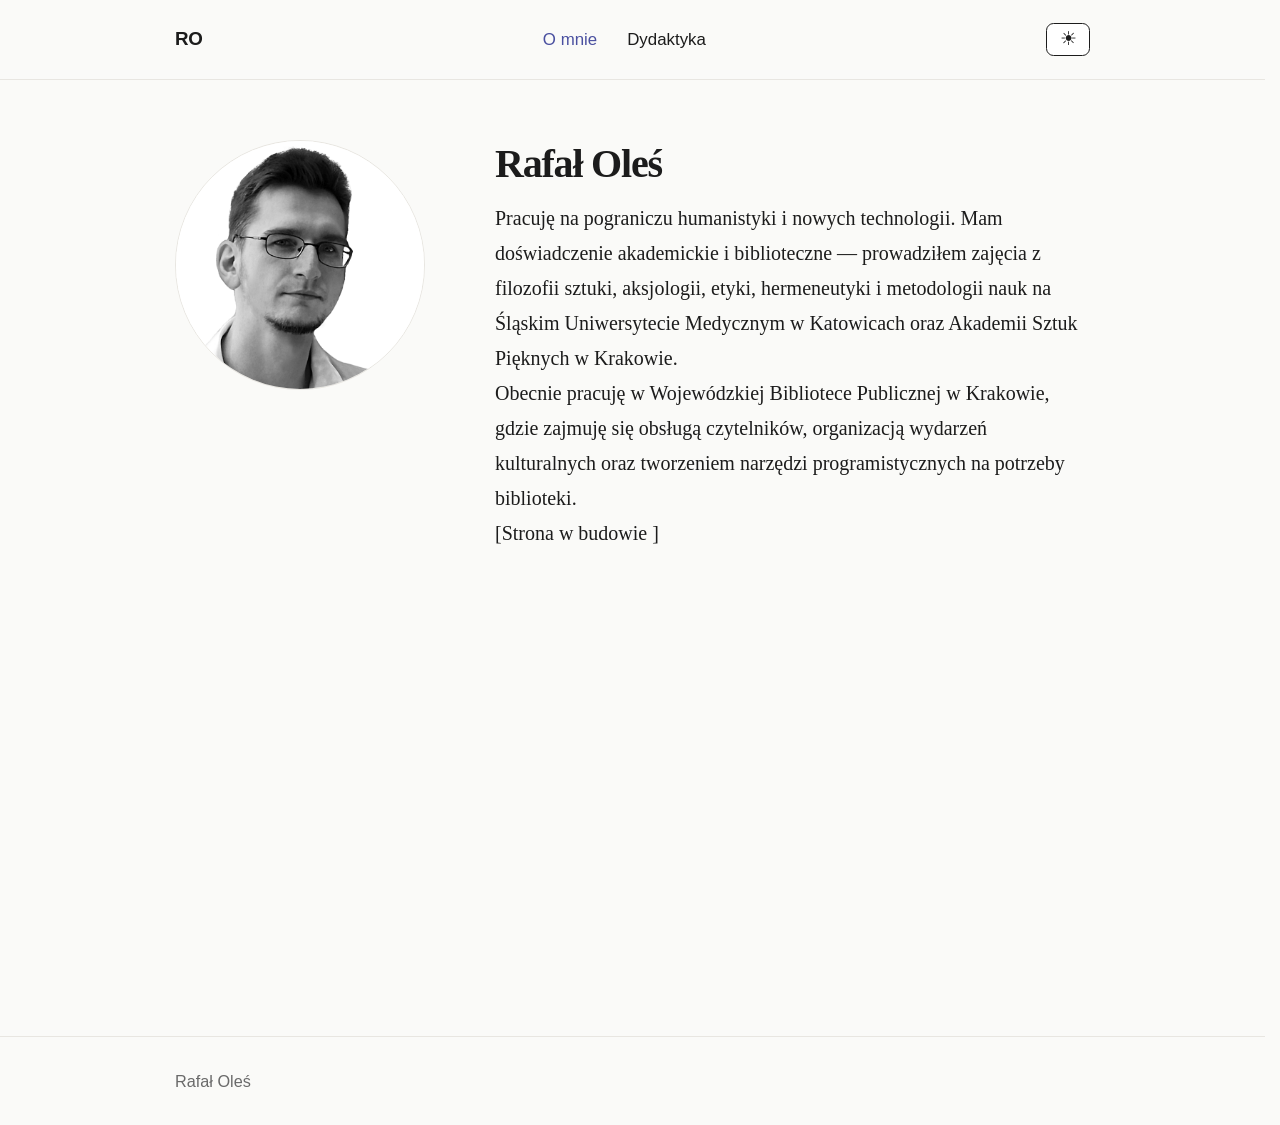
<file: index.html>
<!DOCTYPE html>
<html lang="en" id="htmlRoot">
<head>
  <meta charset="UTF-8">
  <meta name="viewport" content="width=device-width, initial-scale=1.0">

  
  <title>O mnie — Rafał Oleś — Portfolio</title>
  <meta name="description" content="Pracuję na pograniczu humanistyki i nowych technologii. Mam doświadczenie akademickie i biblioteczne — prowadziłem zajęcia z filozofii sztuki, aksjologii, ">
  <meta name="author"      content="Rafał Oleś">
  <link rel="canonical" href="https://rafaloles.github.io.git/">

  
  <meta property="og:type"        content="website">
  <meta property="og:title"       content="O mnie — Rafał Oleś — Portfolio">
  <meta property="og:description" content="Pracuję na pograniczu humanistyki i nowych technologii. Mam doświadczenie akademickie i biblioteczne — prowadziłem zajęcia z filozofii sztuki, aksjologii, ">
  <meta property="og:site_name"   content="Rafał Oleś — Portfolio">
  <meta property="og:url"       content="https://rafaloles.github.io.git/">
  

  
  <meta name="twitter:card"        content="summary">
  <meta name="twitter:title"       content="O mnie — Rafał Oleś — Portfolio">
  <meta name="twitter:description" content="Pracuję na pograniczu humanistyki i nowych technologii. Mam doświadczenie akademickie i biblioteczne — prowadziłem zajęcia z filozofii sztuki, aksjologii, ">
  
  

  
  <link rel="alternate" type="application/rss+xml"
        title="Rafał Oleś — Publications"
        href="https://rafaloles.github.io.git/feed.xml">

  
  <script type="application/ld+json">
  {
    "@context": "https://schema.org",
    "@type": "Person",
    "name": "Rafał Oleś", "url": "https://rafaloles.github.io.git", "description": "Pracuję na pograniczu humanistyki i nowych technologii. Mam doświadczenie akademickie i biblioteczne — prowadziłem zajęcia z filozofii sztuki, aksjologii, etyki, hermeneutyki i metodologii nauk na Ślą"
  }
  </script>

  
  
  <script type="application/ld+json">
  {
    "@context": "https://schema.org",
    "@type": "WebSite",
    "name": "Rafał Oleś — Portfolio",
    "url": "https://rafaloles.github.io.git"
  }
  </script>
  

  
  <link rel="preconnect" href="https://doi.org">

  
  <script>try{if(localStorage.getItem('theme')==='dark')document.documentElement.setAttribute('data-theme','dark')}catch(e){}</script>

  
  <link rel="stylesheet" href="/css/main.css">
  
  <style>html { zoom: 125%; }</style>
  
</head>
<body data-theme-color="indigo">

  <header class="site-header">
    <div class="container header-inner"><a href="/" class="site-name">RO</a><button class="nav-toggle" id="navToggle" aria-label="Menu">
        <span></span><span></span><span></span>
      </button>
      <nav class="site-nav" id="siteNav" aria-label="Main navigation">
        
        
        <a href="/about/" class="nav-link active">O mnie</a>
        
        
        
        
        
        
        
        <a href="/teaching/" class="nav-link ">Dydaktyka</a>
        
        
        
        
        
        
        
        
        
        
      </nav>
      <button class="theme-toggle" id="themeToggle" aria-label="Toggle dark mode" title="Tryb ciemny / jasny">☀</button>
    </div>
  </header><main class="site-main" id="main-content">
    <div class="container">
      

  
    <section class="about-section">
  <div class="about-inner">

    <div class="about-photo-wrap">
      
      <div class="about-photo-frame about-photo--circle">
        <img
          src="/uploads/1775514466395-333128.png"
          alt="Rafał Oleś"
          class="about-photo-img"
          style="object-position: 90.2% 15.2%; transform: scale(1.15); transform-origin: 90.2% 15.2%;"
        />
      </div>
      
    </div>

    <div class="about-text">
      <h1 class="about-name">Rafał Oleś</h1>
      
      <div class="about-bio">
        
          Pracuję na pograniczu humanistyki i nowych technologii. Mam doświadczenie akademickie i biblioteczne — prowadziłem zajęcia z filozofii sztuki, aksjologii, etyki, hermeneutyki i metodologii nauk na Śląskim Uniwersytecie Medycznym w Katowicach oraz Akademii Sztuk Pięknych w Krakowie.<br>Obecnie pracuję w Wojewódzkiej Bibliotece Publicznej w Krakowie, gdzie zajmuję się obsługą czytelników, organizacją wydarzeń kulturalnych oraz tworzeniem narzędzi programistycznych na potrzeby biblioteki.<br>[Strona w budowie ]<br>
        
      </div>
    </div>

  </div>
</section>

  



    </div>
  </main>

  <footer class="site-footer">
    <div class="container">
      <p>Rafał Oleś</p>
    </div>
  </footer>

  <script src="/js/main.js"></script>
</body>
</html>
</file>
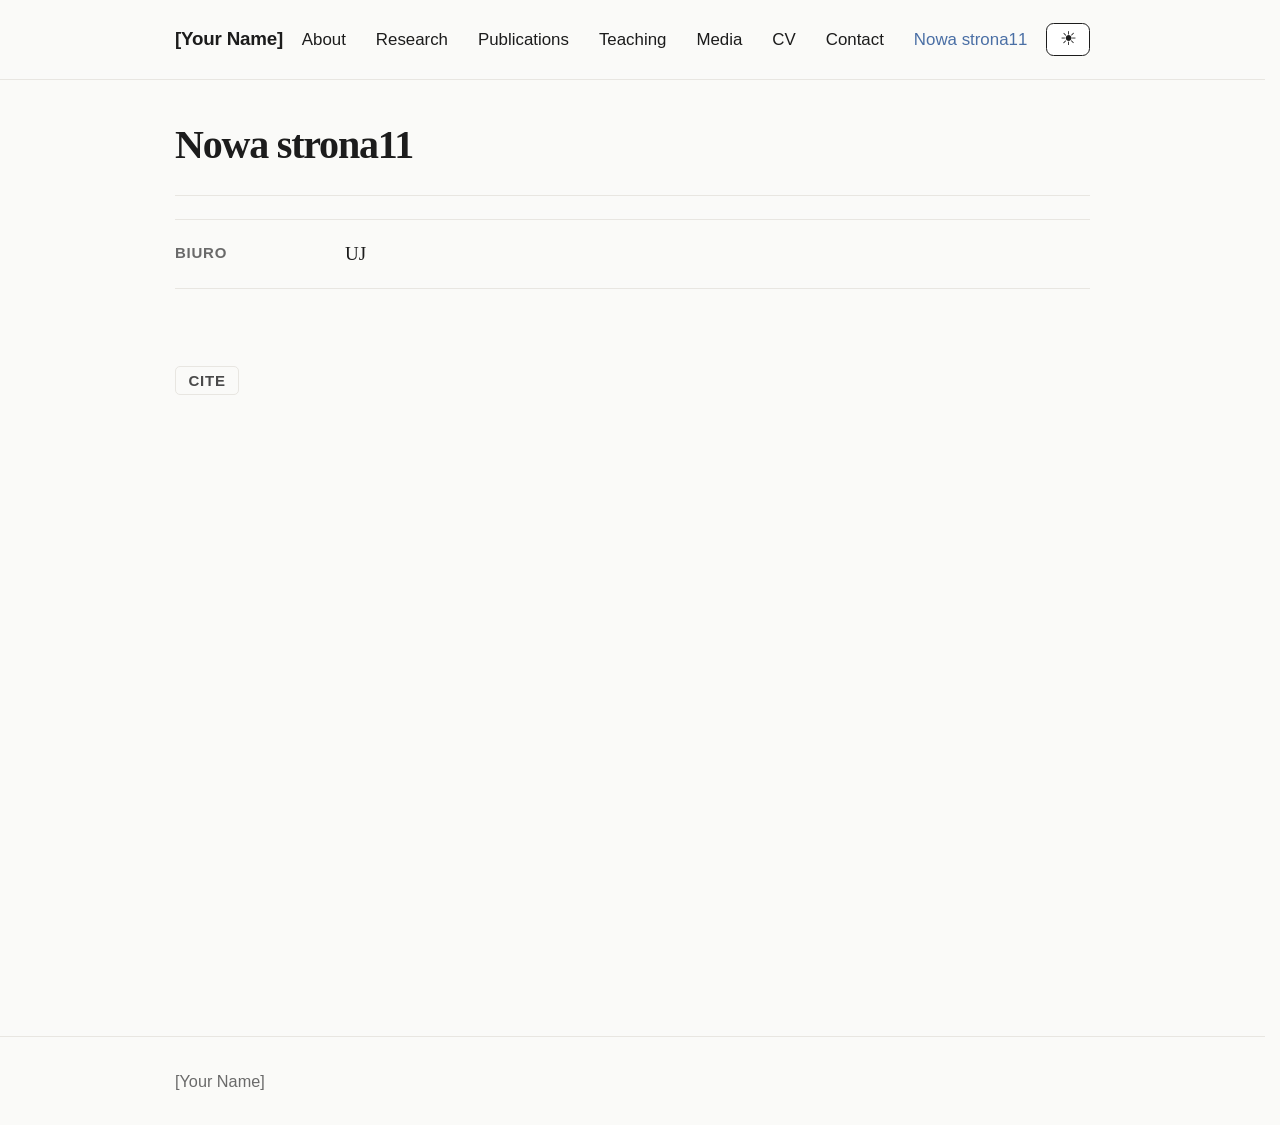
<file: 1111/index.html>
<!DOCTYPE html>
<html lang="en" id="htmlRoot">
<head>
  <meta charset="UTF-8">
  <meta name="viewport" content="width=device-width, initial-scale=1.0">

  
  <title>Nowa strona11 — [Your Name] — Academic Portfolio</title>
  <meta name="description" content="Nowa strona11 — [Your Name]">
  <meta name="author"      content="[Your Name]">
  

  
  <meta property="og:type"        content="website">
  <meta property="og:title"       content="Nowa strona11 — [Your Name] — Academic Portfolio">
  <meta property="og:description" content="Nowa strona11 — [Your Name]">
  <meta property="og:site_name"   content="[Your Name] — Academic Portfolio">
  
  

  
  <meta name="twitter:card"        content="summary">
  <meta name="twitter:title"       content="Nowa strona11 — [Your Name] — Academic Portfolio">
  <meta name="twitter:description" content="Nowa strona11 — [Your Name]">
  
  

  
  <link rel="alternate" type="application/rss+xml"
        title="[Your Name] — Publications"
        href="/feed.xml">

  
  <script type="application/ld+json">
  {
    "@context": "https://schema.org",
    "@type": "Person",
    "name": "[Your Name]"
  }
  </script>

  
  

  
  <link rel="preconnect" href="https://doi.org">

  
  <script>try{if(localStorage.getItem('theme')==='dark')document.documentElement.setAttribute('data-theme','dark')}catch(e){}</script>

  
  <link rel="stylesheet" href="/css/main.css">
  
  <style>html { zoom: 125%; }</style>
  
</head>
<body data-theme-color="blue">

  <header class="site-header">
    <div class="container header-inner">
      <a href="/" class="site-name">[Your Name]</a>
      <button class="nav-toggle" id="navToggle" aria-label="Menu">
        <span></span><span></span><span></span>
      </button>
      <nav class="site-nav" id="siteNav" aria-label="Main navigation">
        
        
        <a href="/about/" class="nav-link ">About</a>
        
        
        
        <a href="/research/" class="nav-link ">Research</a>
        
        
        
        <a href="/publications/" class="nav-link ">Publications</a>
        
        
        
        <a href="/teaching/" class="nav-link ">Teaching</a>
        
        
        
        <a href="/media/" class="nav-link ">Media</a>
        
        
        
        <a href="/cv/" class="nav-link ">CV</a>
        
        
        
        <a href="/contact/" class="nav-link ">Contact</a>
        
        
        
        <a href="/1111/" class="nav-link active">Nowa strona11</a>
        
        
      </nav>
      <button class="theme-toggle" id="themeToggle" aria-label="Toggle dark mode" title="Tryb ciemny / jasny">☀</button>
    </div>
  </header>

  <main class="site-main" id="main-content">
    <div class="container">
      <section class="page-section page-section--header">
  <h1 class="page-title">Nowa strona11</h1>
</section>
  
    
<section class="page-section links-block" itemscope itemtype="https://schema.org/ContactPoint">
  

  <address class="contact-block" style="font-style:normal">
    
    
    <div class="contact-row">
      
      <span class="contact-label">Biuro</span>
      
      <span class="contact-value">
        
        <span itemprop="description">UJ</span>
        
      </span>
    </div>
    
    
  </address>
</section>


  

  
    <div class="pub-card" data-pub-tags="">
  <h3 class="pub-title"></h3>

  

  

  

  <div class="pub-links">
    
    
    <button class="pub-link pub-link--cite" type="button"
      data-title=""
      data-authors=""
      data-source=""
      data-year=""
      data-volume=""
      data-issue=""
      data-pages=""
      data-doi="">
      Cite
    </button>
  </div>

  
</div>

  


    </div>
  </main>

  <footer class="site-footer">
    <div class="container">
      <p>[Your Name]</p>
    </div>
  </footer>

  <script src="/js/main.js"></script>
</body>
</html>
</file>
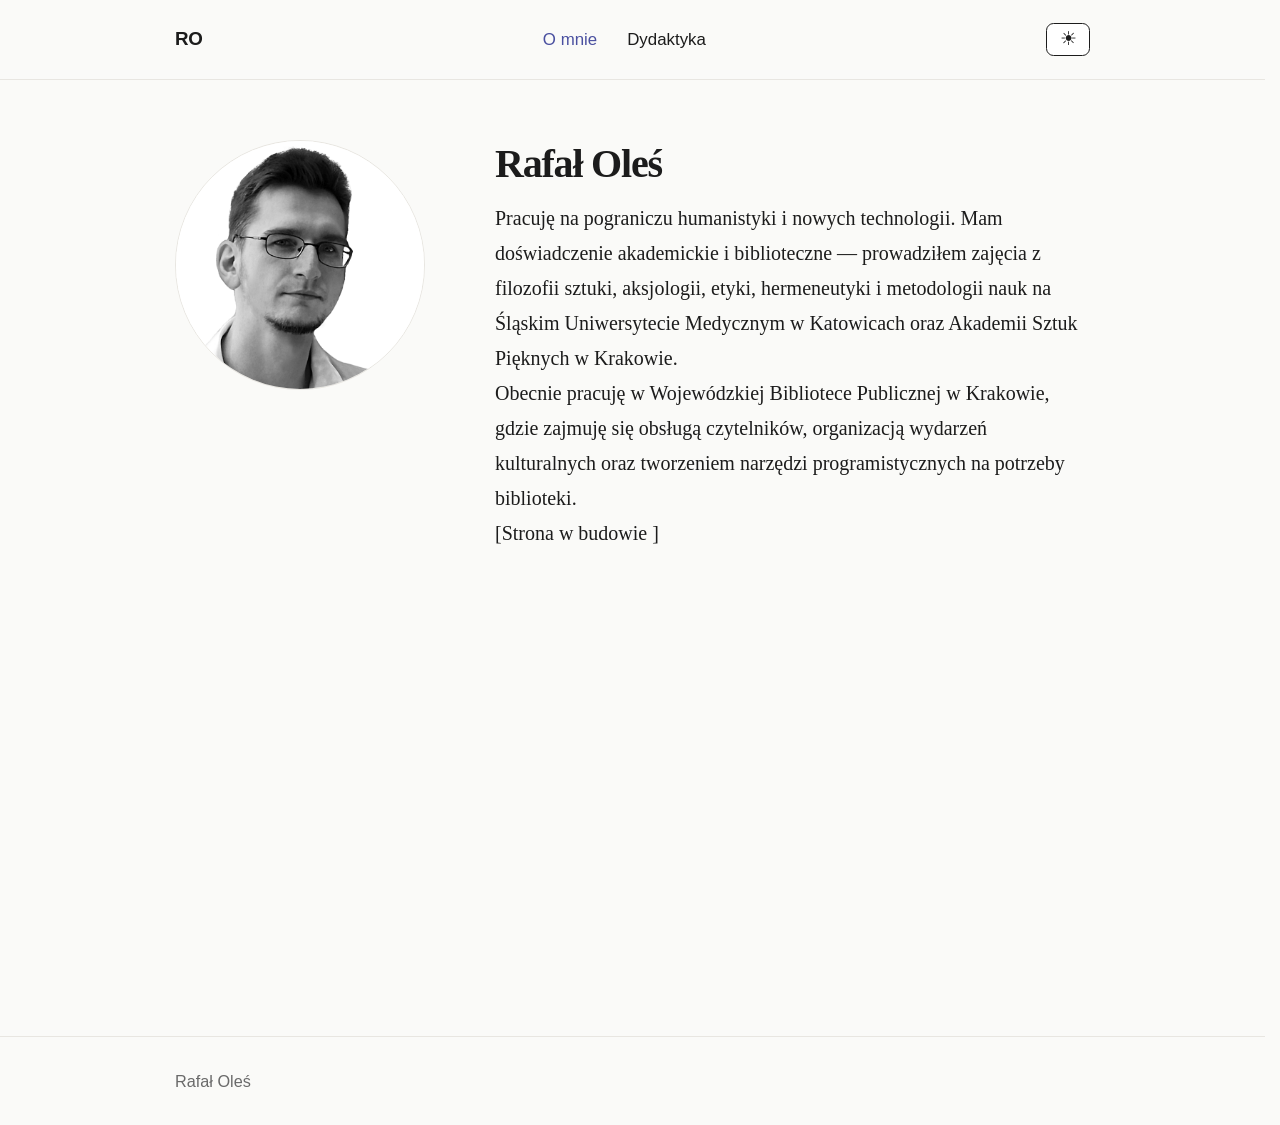
<file: about/index.html>
<!DOCTYPE html>
<html lang="en" id="htmlRoot">
<head>
  <meta charset="UTF-8">
  <meta name="viewport" content="width=device-width, initial-scale=1.0">

  
  <title>O mnie — Rafał Oleś — Portfolio</title>
  <meta name="description" content="Pracuję na pograniczu humanistyki i nowych technologii. Mam doświadczenie akademickie i biblioteczne — prowadziłem zajęcia z filozofii sztuki, aksjologii, ">
  <meta name="author"      content="Rafał Oleś">
  <link rel="canonical" href="https://rafaloles.github.io.git/about/">

  
  <meta property="og:type"        content="website">
  <meta property="og:title"       content="O mnie — Rafał Oleś — Portfolio">
  <meta property="og:description" content="Pracuję na pograniczu humanistyki i nowych technologii. Mam doświadczenie akademickie i biblioteczne — prowadziłem zajęcia z filozofii sztuki, aksjologii, ">
  <meta property="og:site_name"   content="Rafał Oleś — Portfolio">
  <meta property="og:url"       content="https://rafaloles.github.io.git/about/">
  

  
  <meta name="twitter:card"        content="summary">
  <meta name="twitter:title"       content="O mnie — Rafał Oleś — Portfolio">
  <meta name="twitter:description" content="Pracuję na pograniczu humanistyki i nowych technologii. Mam doświadczenie akademickie i biblioteczne — prowadziłem zajęcia z filozofii sztuki, aksjologii, ">
  
  

  
  <link rel="alternate" type="application/rss+xml"
        title="Rafał Oleś — Publications"
        href="https://rafaloles.github.io.git/feed.xml">

  
  <script type="application/ld+json">
  {
    "@context": "https://schema.org",
    "@type": "Person",
    "name": "Rafał Oleś", "url": "https://rafaloles.github.io.git", "description": "Pracuję na pograniczu humanistyki i nowych technologii. Mam doświadczenie akademickie i biblioteczne — prowadziłem zajęcia z filozofii sztuki, aksjologii, etyki, hermeneutyki i metodologii nauk na Ślą"
  }
  </script>

  
  
  <script type="application/ld+json">
  {
    "@context": "https://schema.org",
    "@type": "WebSite",
    "name": "Rafał Oleś — Portfolio",
    "url": "https://rafaloles.github.io.git"
  }
  </script>
  

  
  <link rel="preconnect" href="https://doi.org">

  
  <script>try{if(localStorage.getItem('theme')==='dark')document.documentElement.setAttribute('data-theme','dark')}catch(e){}</script>

  
  <link rel="stylesheet" href="/css/main.css">
  
  <style>html { zoom: 125%; }</style>
  
</head>
<body data-theme-color="indigo">

  <header class="site-header">
    <div class="container header-inner"><a href="/" class="site-name">RO</a><button class="nav-toggle" id="navToggle" aria-label="Menu">
        <span></span><span></span><span></span>
      </button>
      <nav class="site-nav" id="siteNav" aria-label="Main navigation">
        
        
        <a href="/about/" class="nav-link active">O mnie</a>
        
        
        
        
        
        
        
        <a href="/teaching/" class="nav-link ">Dydaktyka</a>
        
        
        
        
        
        
        
        
        
        
      </nav>
      <button class="theme-toggle" id="themeToggle" aria-label="Toggle dark mode" title="Tryb ciemny / jasny">☀</button>
    </div>
  </header><main class="site-main" id="main-content">
    <div class="container">
      
  
    <section class="about-section">
  <div class="about-inner">

    <div class="about-photo-wrap">
      
      <div class="about-photo-frame about-photo--circle">
        <img
          src="/uploads/1775514466395-333128.png"
          alt="Rafał Oleś"
          class="about-photo-img"
          style="object-position: 90.2% 15.2%; transform: scale(1.15); transform-origin: 90.2% 15.2%;"
        />
      </div>
      
    </div>

    <div class="about-text">
      <h1 class="about-name">Rafał Oleś</h1>
      
      <div class="about-bio">
        
          Pracuję na pograniczu humanistyki i nowych technologii. Mam doświadczenie akademickie i biblioteczne — prowadziłem zajęcia z filozofii sztuki, aksjologii, etyki, hermeneutyki i metodologii nauk na Śląskim Uniwersytecie Medycznym w Katowicach oraz Akademii Sztuk Pięknych w Krakowie.<br>Obecnie pracuję w Wojewódzkiej Bibliotece Publicznej w Krakowie, gdzie zajmuję się obsługą czytelników, organizacją wydarzeń kulturalnych oraz tworzeniem narzędzi programistycznych na potrzeby biblioteki.<br>[Strona w budowie ]<br>
        
      </div>
    </div>

  </div>
</section>

  


    </div>
  </main>

  <footer class="site-footer">
    <div class="container">
      <p>Rafał Oleś</p>
    </div>
  </footer>

  <script src="/js/main.js"></script>
</body>
</html>
</file>
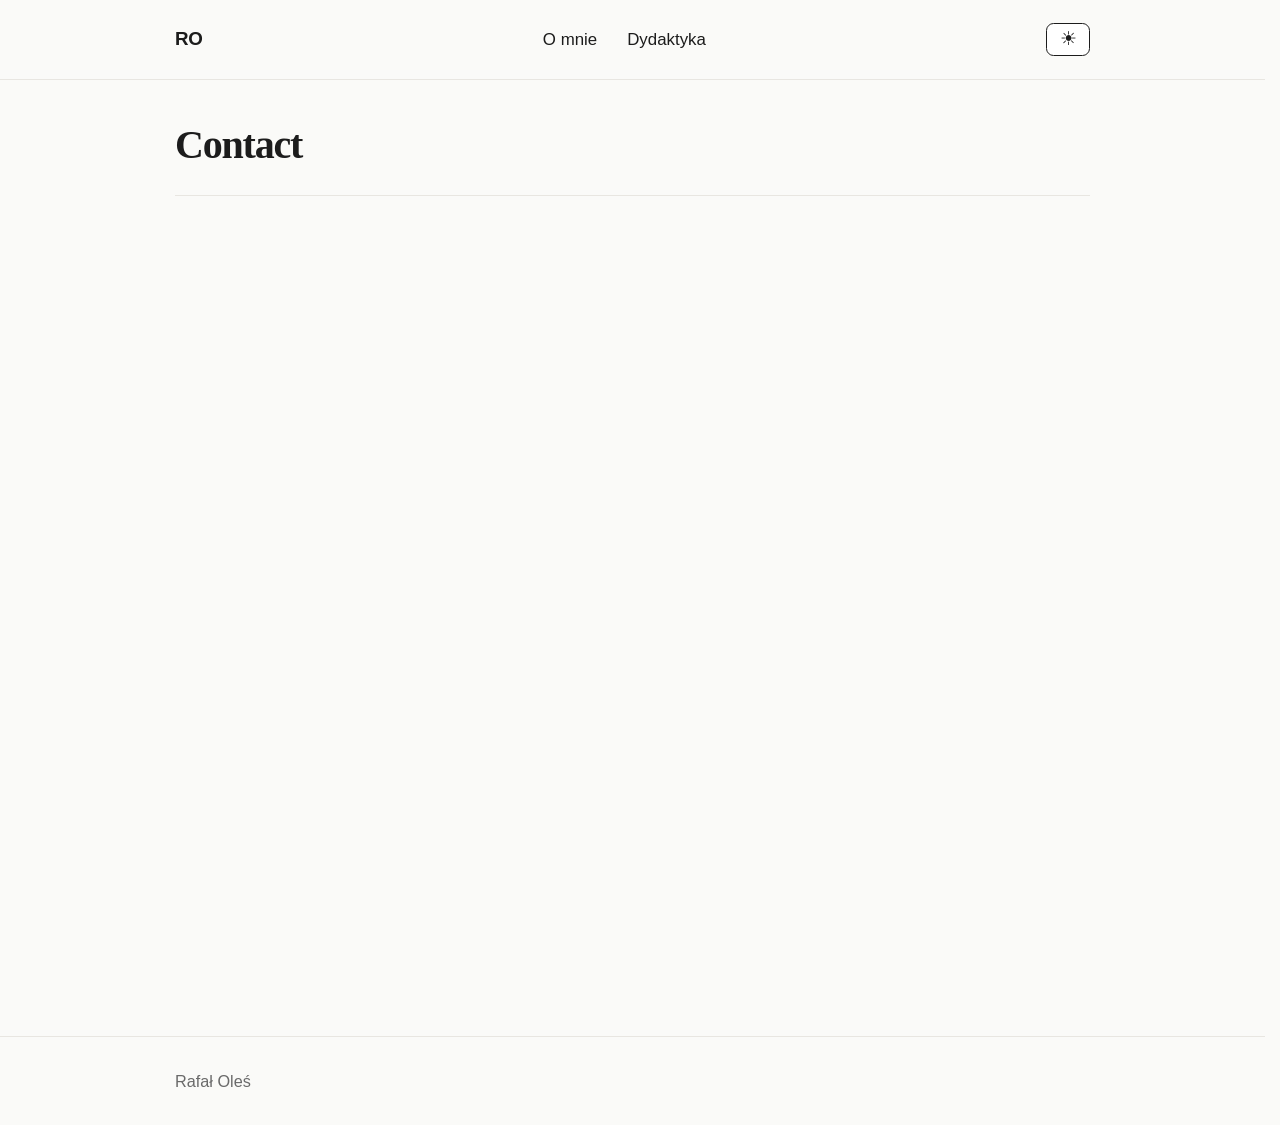
<file: contact/index.html>
<!DOCTYPE html>
<html lang="en" id="htmlRoot">
<head>
  <meta charset="UTF-8">
  <meta name="viewport" content="width=device-width, initial-scale=1.0">

  
  <title>Contact — Rafał Oleś — Portfolio</title>
  <meta name="description" content="Contact Rafał Oleś.">
  <meta name="author"      content="Rafał Oleś">
  <link rel="canonical" href="https://rafaloles.github.io.git/contact/">

  
  <meta property="og:type"        content="website">
  <meta property="og:title"       content="Contact — Rafał Oleś — Portfolio">
  <meta property="og:description" content="Contact Rafał Oleś.">
  <meta property="og:site_name"   content="Rafał Oleś — Portfolio">
  <meta property="og:url"       content="https://rafaloles.github.io.git/contact/">
  

  
  <meta name="twitter:card"        content="summary">
  <meta name="twitter:title"       content="Contact — Rafał Oleś — Portfolio">
  <meta name="twitter:description" content="Contact Rafał Oleś.">
  
  

  
  <link rel="alternate" type="application/rss+xml"
        title="Rafał Oleś — Publications"
        href="https://rafaloles.github.io.git/feed.xml">

  
  <script type="application/ld+json">
  {
    "@context": "https://schema.org",
    "@type": "Person",
    "name": "Rafał Oleś", "url": "https://rafaloles.github.io.git", "description": "Pracuję na pograniczu humanistyki i nowych technologii. Mam doświadczenie akademickie i biblioteczne — prowadziłem zajęcia z filozofii sztuki, aksjologii, etyki, hermeneutyki i metodologii nauk na Ślą"
  }
  </script>

  
  
  <script type="application/ld+json">
  {
    "@context": "https://schema.org",
    "@type": "WebSite",
    "name": "Rafał Oleś — Portfolio",
    "url": "https://rafaloles.github.io.git"
  }
  </script>
  

  
  <link rel="preconnect" href="https://doi.org">

  
  <script>try{if(localStorage.getItem('theme')==='dark')document.documentElement.setAttribute('data-theme','dark')}catch(e){}</script>

  
  <link rel="stylesheet" href="/css/main.css">
  
  <style>html { zoom: 125%; }</style>
  
</head>
<body data-theme-color="indigo">

  <header class="site-header">
    <div class="container header-inner"><a href="/" class="site-name">RO</a><button class="nav-toggle" id="navToggle" aria-label="Menu">
        <span></span><span></span><span></span>
      </button>
      <nav class="site-nav" id="siteNav" aria-label="Main navigation">
        
        
        <a href="/about/" class="nav-link ">O mnie</a>
        
        
        
        
        
        
        
        <a href="/teaching/" class="nav-link ">Dydaktyka</a>
        
        
        
        
        
        
        
        
        
        
      </nav>
      <button class="theme-toggle" id="themeToggle" aria-label="Toggle dark mode" title="Tryb ciemny / jasny">☀</button>
    </div>
  </header><main class="site-main" id="main-content">
    <div class="container">
      <section class="page-section page-section--header">
  <h1 class="page-title">Contact</h1>
</section>
  
    <section class="page-section">

  <div class="contact-block">
    

    

    
  </div>

  

</section>

  


    </div>
  </main>

  <footer class="site-footer">
    <div class="container">
      <p>Rafał Oleś</p>
    </div>
  </footer>

  <script src="/js/main.js"></script>
</body>
</html>
</file>
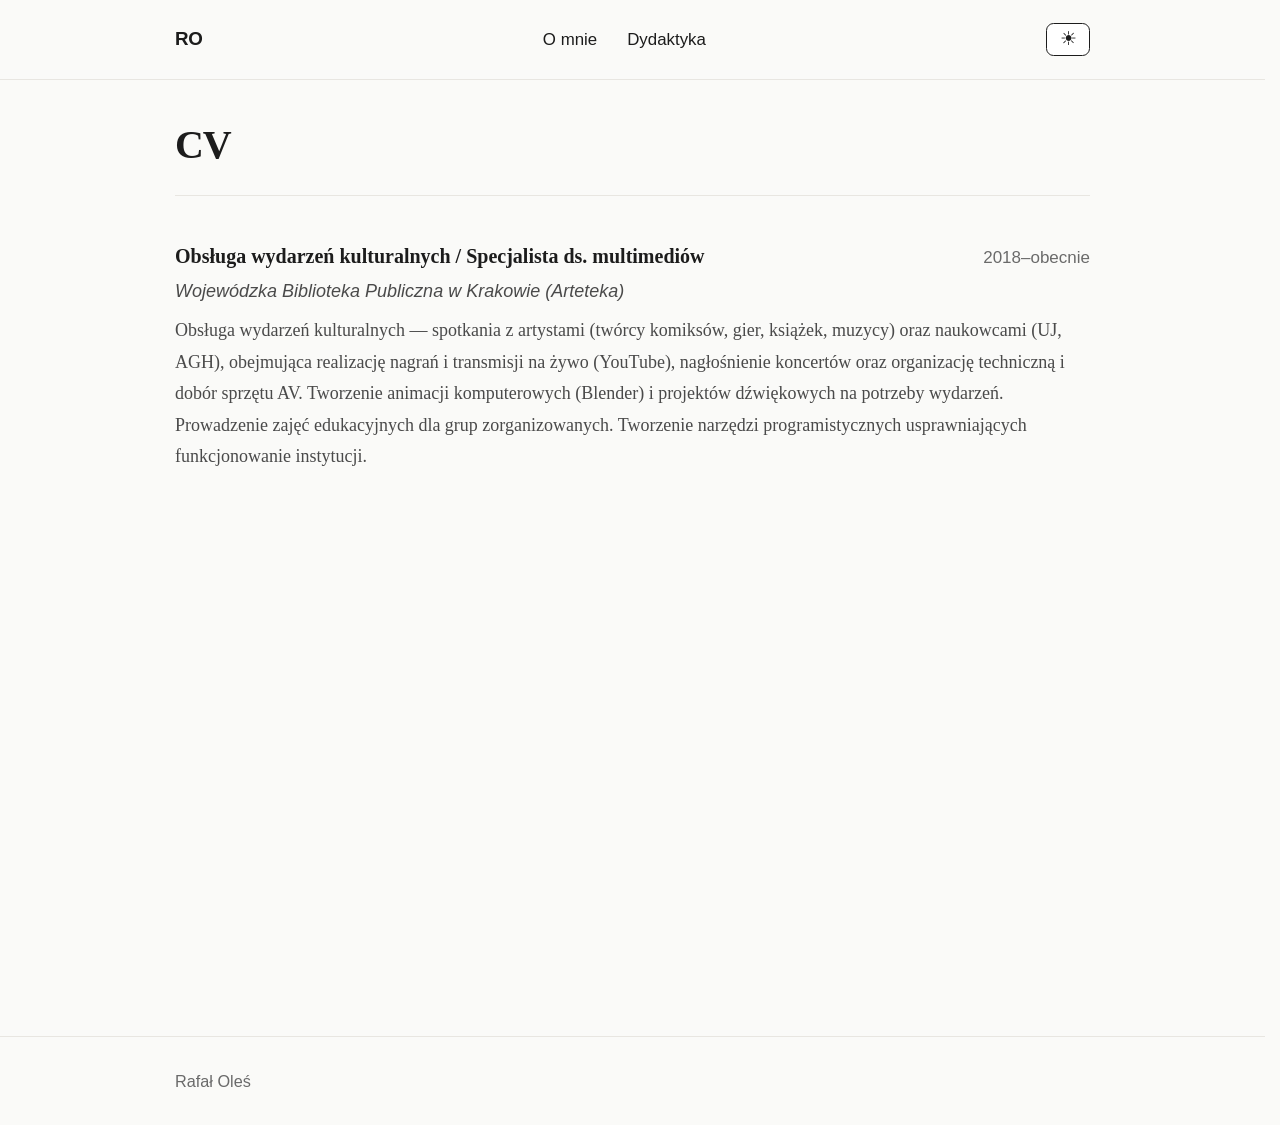
<file: cv/index.html>
<!DOCTYPE html>
<html lang="en" id="htmlRoot">
<head>
  <meta charset="UTF-8">
  <meta name="viewport" content="width=device-width, initial-scale=1.0">

  
  <title>CV — Rafał Oleś — Portfolio</title>
  <meta name="description" content="Curriculum Vitae of Rafał Oleś — education, experience, and awards.">
  <meta name="author"      content="Rafał Oleś">
  <link rel="canonical" href="https://rafaloles.github.io.git/cv/">

  
  <meta property="og:type"        content="website">
  <meta property="og:title"       content="CV — Rafał Oleś — Portfolio">
  <meta property="og:description" content="Curriculum Vitae of Rafał Oleś — education, experience, and awards.">
  <meta property="og:site_name"   content="Rafał Oleś — Portfolio">
  <meta property="og:url"       content="https://rafaloles.github.io.git/cv/">
  

  
  <meta name="twitter:card"        content="summary">
  <meta name="twitter:title"       content="CV — Rafał Oleś — Portfolio">
  <meta name="twitter:description" content="Curriculum Vitae of Rafał Oleś — education, experience, and awards.">
  
  

  
  <link rel="alternate" type="application/rss+xml"
        title="Rafał Oleś — Publications"
        href="https://rafaloles.github.io.git/feed.xml">

  
  <script type="application/ld+json">
  {
    "@context": "https://schema.org",
    "@type": "Person",
    "name": "Rafał Oleś", "url": "https://rafaloles.github.io.git", "description": "Pracuję na pograniczu humanistyki i nowych technologii. Mam doświadczenie akademickie i biblioteczne — prowadziłem zajęcia z filozofii sztuki, aksjologii, etyki, hermeneutyki i metodologii nauk na Ślą"
  }
  </script>

  
  
  <script type="application/ld+json">
  {
    "@context": "https://schema.org",
    "@type": "WebSite",
    "name": "Rafał Oleś — Portfolio",
    "url": "https://rafaloles.github.io.git"
  }
  </script>
  

  
  <link rel="preconnect" href="https://doi.org">

  
  <script>try{if(localStorage.getItem('theme')==='dark')document.documentElement.setAttribute('data-theme','dark')}catch(e){}</script>

  
  <link rel="stylesheet" href="/css/main.css">
  
  <style>html { zoom: 125%; }</style>
  
</head>
<body data-theme-color="indigo">

  <header class="site-header">
    <div class="container header-inner"><a href="/" class="site-name">RO</a><button class="nav-toggle" id="navToggle" aria-label="Menu">
        <span></span><span></span><span></span>
      </button>
      <nav class="site-nav" id="siteNav" aria-label="Main navigation">
        
        
        <a href="/about/" class="nav-link ">O mnie</a>
        
        
        
        
        
        
        
        <a href="/teaching/" class="nav-link ">Dydaktyka</a>
        
        
        
        
        
        
        
        
        
        
      </nav>
      <button class="theme-toggle" id="themeToggle" aria-label="Toggle dark mode" title="Tryb ciemny / jasny">☀</button>
    </div>
  </header><main class="site-main" id="main-content">
    <div class="container">
      <section class="page-section page-section--header">
  <h1 class="page-title">CV</h1>
</section>
  
    <div class="cv-entry">
  <div class="cv-entry-header">
    <span class="cv-entry-title">Obsługa wydarzeń kulturalnych / Specjalista ds. multimediów</span>
    <span class="cv-entry-year">2018–obecnie</span>
  </div>
  
  <p class="cv-entry-institution">Wojewódzka Biblioteka Publiczna w Krakowie (Arteteka)</p>
  
  
  <p class="cv-entry-desc">Obsługa wydarzeń kulturalnych — spotkania z artystami (twórcy komiksów, gier, książek, muzycy) oraz naukowcami (UJ, AGH), obejmująca realizację nagrań i transmisji na żywo (YouTube), nagłośnienie koncertów oraz organizację techniczną i dobór sprzętu AV. Tworzenie animacji komputerowych (Blender) i projektów dźwiękowych na potrzeby wydarzeń. Prowadzenie zajęć edukacyjnych dla grup zorganizowanych. Tworzenie narzędzi programistycznych usprawniających funkcjonowanie instytucji.</p>
  
</div>

  


    </div>
  </main>

  <footer class="site-footer">
    <div class="container">
      <p>Rafał Oleś</p>
    </div>
  </footer>

  <script src="/js/main.js"></script>
</body>
</html>
</file>
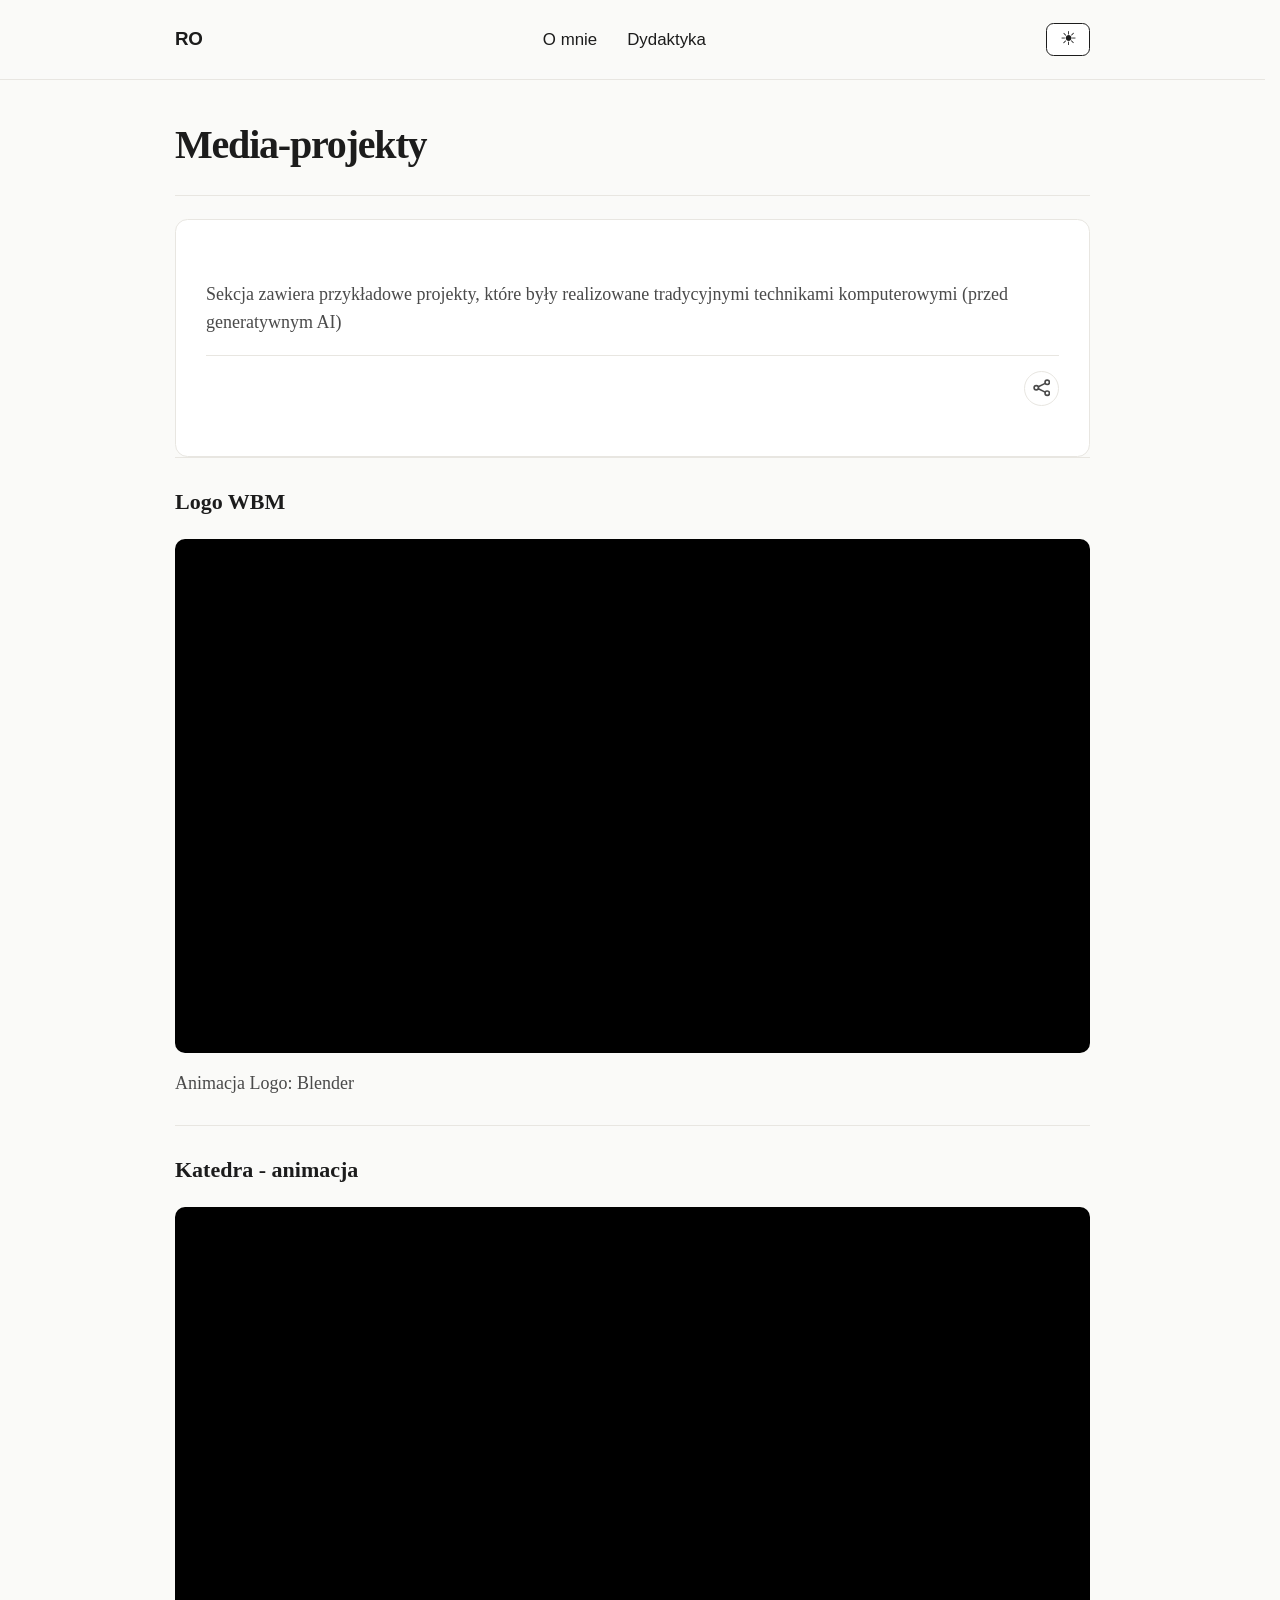
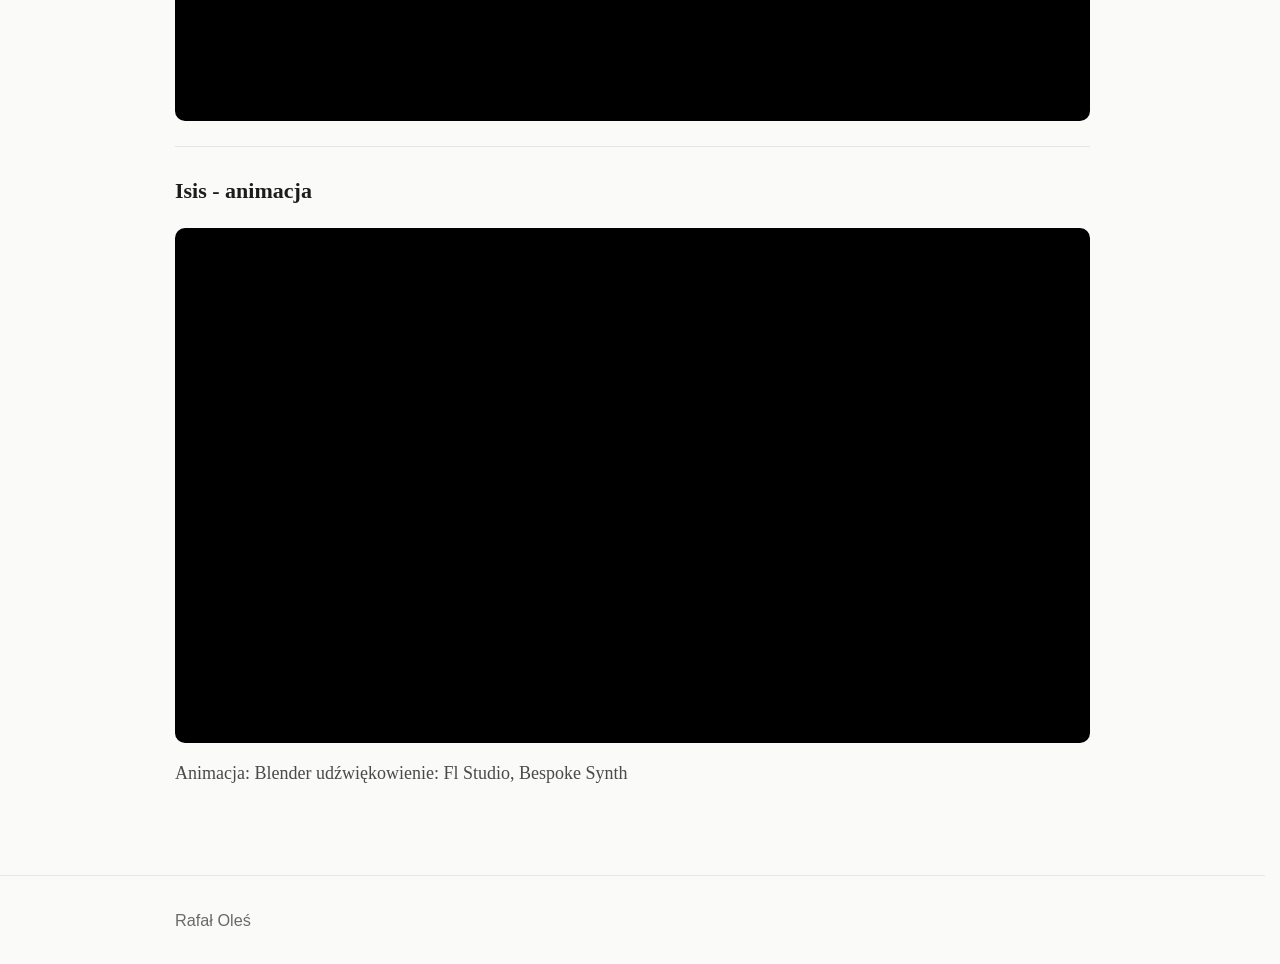
<file: media/index.html>
<!DOCTYPE html>
<html lang="en" id="htmlRoot">
<head>
  <meta charset="UTF-8">
  <meta name="viewport" content="width=device-width, initial-scale=1.0">

  
  <title>Media-projekty — Rafał Oleś — Portfolio</title>
  <meta name="description" content="Media coverage, interviews, and press mentions of Rafał Oleś.">
  <meta name="author"      content="Rafał Oleś">
  <link rel="canonical" href="https://rafaloles.github.io.git/media/">

  
  <meta property="og:type"        content="website">
  <meta property="og:title"       content="Media-projekty — Rafał Oleś — Portfolio">
  <meta property="og:description" content="Media coverage, interviews, and press mentions of Rafał Oleś.">
  <meta property="og:site_name"   content="Rafał Oleś — Portfolio">
  <meta property="og:url"       content="https://rafaloles.github.io.git/media/">
  

  
  <meta name="twitter:card"        content="summary">
  <meta name="twitter:title"       content="Media-projekty — Rafał Oleś — Portfolio">
  <meta name="twitter:description" content="Media coverage, interviews, and press mentions of Rafał Oleś.">
  
  

  
  <link rel="alternate" type="application/rss+xml"
        title="Rafał Oleś — Publications"
        href="https://rafaloles.github.io.git/feed.xml">

  
  <script type="application/ld+json">
  {
    "@context": "https://schema.org",
    "@type": "Person",
    "name": "Rafał Oleś", "url": "https://rafaloles.github.io.git", "description": "Pracuję na pograniczu humanistyki i nowych technologii. Mam doświadczenie akademickie i biblioteczne — prowadziłem zajęcia z filozofii sztuki, aksjologii, etyki, hermeneutyki i metodologii nauk na Ślą"
  }
  </script>

  
  
  <script type="application/ld+json">
  {
    "@context": "https://schema.org",
    "@type": "WebSite",
    "name": "Rafał Oleś — Portfolio",
    "url": "https://rafaloles.github.io.git"
  }
  </script>
  

  
  <link rel="preconnect" href="https://doi.org">

  
  <script>try{if(localStorage.getItem('theme')==='dark')document.documentElement.setAttribute('data-theme','dark')}catch(e){}</script>

  
  <link rel="stylesheet" href="/css/main.css">
  
  <style>html { zoom: 125%; }</style>
  
</head>
<body data-theme-color="indigo">

  <header class="site-header">
    <div class="container header-inner"><a href="/" class="site-name">RO</a><button class="nav-toggle" id="navToggle" aria-label="Menu">
        <span></span><span></span><span></span>
      </button>
      <nav class="site-nav" id="siteNav" aria-label="Main navigation">
        
        
        <a href="/about/" class="nav-link ">O mnie</a>
        
        
        
        
        
        
        
        <a href="/teaching/" class="nav-link ">Dydaktyka</a>
        
        
        
        
        
        
        
        
        
        
      </nav>
      <button class="theme-toggle" id="themeToggle" aria-label="Toggle dark mode" title="Tryb ciemny / jasny">☀</button>
    </div>
  </header><main class="site-main" id="main-content">
    <div class="container">
      <section class="page-section page-section--header">
  <h1 class="page-title">Media-projekty</h1>
</section>
  
    <section class="page-section">

  
  <div class="media-list">
    

      
      <a class="media-item media-item--article" href="" target="_blank" rel="noopener">
        
        <div class="article-body">
          <h3 class="article-title"></h3>
          <p class="article-desc">Sekcja zawiera przykładowe projekty, które były realizowane tradycyjnymi technikami komputerowymi (przed generatywnym AI)</p>
          <div class="article-source">
            
            <span class="source-name"></span>
            
            <span class="article-share-icon"
                  data-share-url=""
                  data-share-title=""
                  title="Udostępnij artykuł">
              <svg width="14" height="14" viewBox="0 0 16 16" fill="none" xmlns="http://www.w3.org/2000/svg">
                <circle cx="13" cy="3" r="2" stroke="currentColor" stroke-width="1.5"/>
                <circle cx="3" cy="8" r="2" stroke="currentColor" stroke-width="1.5"/>
                <circle cx="13" cy="13" r="2" stroke="currentColor" stroke-width="1.5"/>
                <line x1="4.9" y1="7" x2="11.1" y2="4" stroke="currentColor" stroke-width="1.5" stroke-linecap="round"/>
                <line x1="4.9" y1="9" x2="11.1" y2="12" stroke="currentColor" stroke-width="1.5" stroke-linecap="round"/>
              </svg>
            </span>
          </div>
        </div>
      </a>
      

    

      
      <div class="media-item media-item--youtube">
        <h3 class="media-title">Logo WBM </h3>
        <div class="youtube-wrap">
          <iframe
            src="https://www.youtube.com/embed/6e856dLlHDc"
            title="Logo WBM "
            frameborder="0"
            allow="accelerometer; autoplay; clipboard-write; encrypted-media; gyroscope; picture-in-picture"
            allowfullscreen>
          </iframe>
        </div>
        <p class="media-desc">Animacja Logo:
Blender</p>
      </div>

      

    

      
      <div class="media-item media-item--youtube">
        <h3 class="media-title">Katedra - animacja</h3>
        <div class="youtube-wrap">
          <iframe
            src="https://www.youtube.com/embed/mRXUxwuQ528"
            title="Katedra - animacja"
            frameborder="0"
            allow="accelerometer; autoplay; clipboard-write; encrypted-media; gyroscope; picture-in-picture"
            allowfullscreen>
          </iframe>
        </div>
        
      </div>

      

    

      
      <div class="media-item media-item--youtube">
        <h3 class="media-title">Isis - animacja</h3>
        <div class="youtube-wrap">
          <iframe
            src="https://www.youtube.com/embed/FzN55WlxrVA"
            title="Isis - animacja"
            frameborder="0"
            allow="accelerometer; autoplay; clipboard-write; encrypted-media; gyroscope; picture-in-picture"
            allowfullscreen>
          </iframe>
        </div>
        <p class="media-desc">Animacja: Blender
udźwiękowienie:  Fl Studio, Bespoke Synth</p>
      </div>

      

    
  </div>
  
</section>

  


    </div>
  </main>

  <footer class="site-footer">
    <div class="container">
      <p>Rafał Oleś</p>
    </div>
  </footer>

  <script src="/js/main.js"></script>
</body>
</html>
</file>
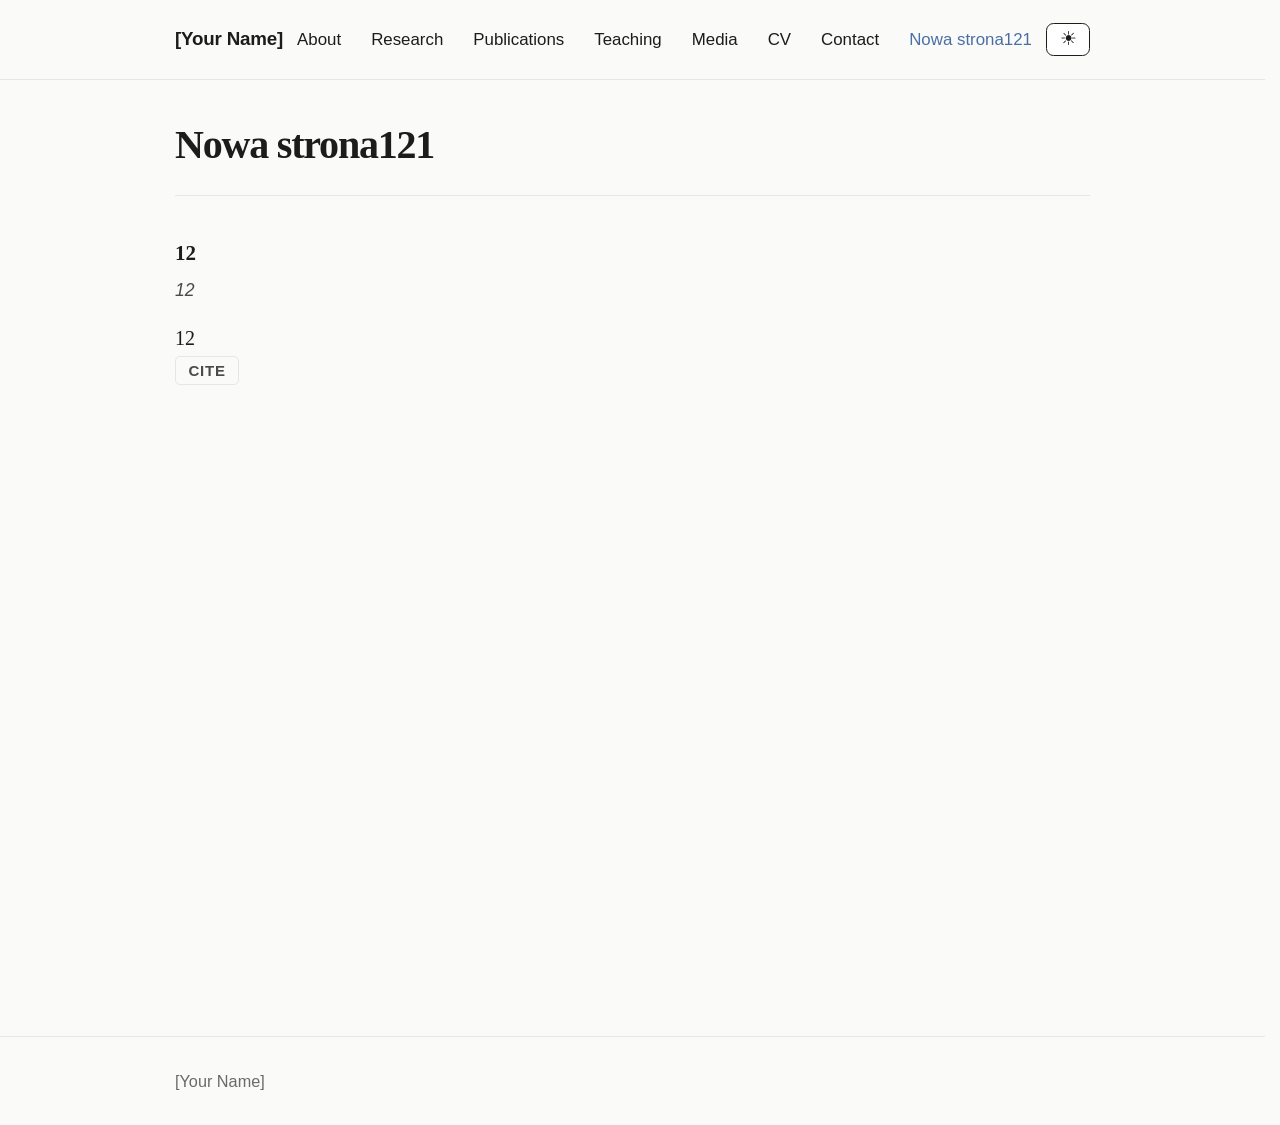
<file: new-page-1775316451976/index.html>
<!DOCTYPE html>
<html lang="en" id="htmlRoot">
<head>
  <meta charset="UTF-8">
  <meta name="viewport" content="width=device-width, initial-scale=1.0">

  
  <title>Nowa strona121 — [Your Name] — Academic Portfolio</title>
  <meta name="description" content="Nowa strona121 — [Your Name]">
  <meta name="author"      content="[Your Name]">
  

  
  <meta property="og:type"        content="website">
  <meta property="og:title"       content="Nowa strona121 — [Your Name] — Academic Portfolio">
  <meta property="og:description" content="Nowa strona121 — [Your Name]">
  <meta property="og:site_name"   content="[Your Name] — Academic Portfolio">
  
  

  
  <meta name="twitter:card"        content="summary">
  <meta name="twitter:title"       content="Nowa strona121 — [Your Name] — Academic Portfolio">
  <meta name="twitter:description" content="Nowa strona121 — [Your Name]">
  
  

  
  <link rel="alternate" type="application/rss+xml"
        title="[Your Name] — Publications"
        href="/feed.xml">

  
  <script type="application/ld+json">
  {
    "@context": "https://schema.org",
    "@type": "Person",
    "name": "[Your Name]"
  }
  </script>

  
  

  
  <link rel="preconnect" href="https://doi.org">

  
  <script>try{if(localStorage.getItem('theme')==='dark')document.documentElement.setAttribute('data-theme','dark')}catch(e){}</script>

  
  <link rel="stylesheet" href="/css/main.css">
  
  <style>html { zoom: 125%; }</style>
  
</head>
<body data-theme-color="blue">

  <header class="site-header">
    <div class="container header-inner">
      <a href="/" class="site-name">[Your Name]</a>
      <button class="nav-toggle" id="navToggle" aria-label="Menu">
        <span></span><span></span><span></span>
      </button>
      <nav class="site-nav" id="siteNav" aria-label="Main navigation">
        
        
        <a href="/about/" class="nav-link ">About</a>
        
        
        
        <a href="/research/" class="nav-link ">Research</a>
        
        
        
        <a href="/publications/" class="nav-link ">Publications</a>
        
        
        
        <a href="/teaching/" class="nav-link ">Teaching</a>
        
        
        
        <a href="/media/" class="nav-link ">Media</a>
        
        
        
        <a href="/cv/" class="nav-link ">CV</a>
        
        
        
        <a href="/contact/" class="nav-link ">Contact</a>
        
        
        
        <a href="/new-page-1775316451976/" class="nav-link active">Nowa strona121</a>
        
        
      </nav>
      <button class="theme-toggle" id="themeToggle" aria-label="Toggle dark mode" title="Tryb ciemny / jasny">☀</button>
    </div>
  </header>

  <main class="site-main" id="main-content">
    <div class="container">
      <section class="page-section page-section--header">
  <h1 class="page-title">Nowa strona121</h1>
</section>
  
    <div class="pub-card" data-pub-tags="">
  <h3 class="pub-title">12</h3>

  

  
  <p class="pub-source">
    12
  </p>
  

  
  <p class="pub-authors">12</p>
  

  <div class="pub-links">
    
    
    <button class="pub-link pub-link--cite" type="button"
      data-title="12"
      data-authors="12"
      data-source="12"
      data-year=""
      data-volume=""
      data-issue=""
      data-pages=""
      data-doi="">
      Cite
    </button>
  </div>

  
</div>

  


    </div>
  </main>

  <footer class="site-footer">
    <div class="container">
      <p>[Your Name]</p>
    </div>
  </footer>

  <script src="/js/main.js"></script>
</body>
</html>
</file>
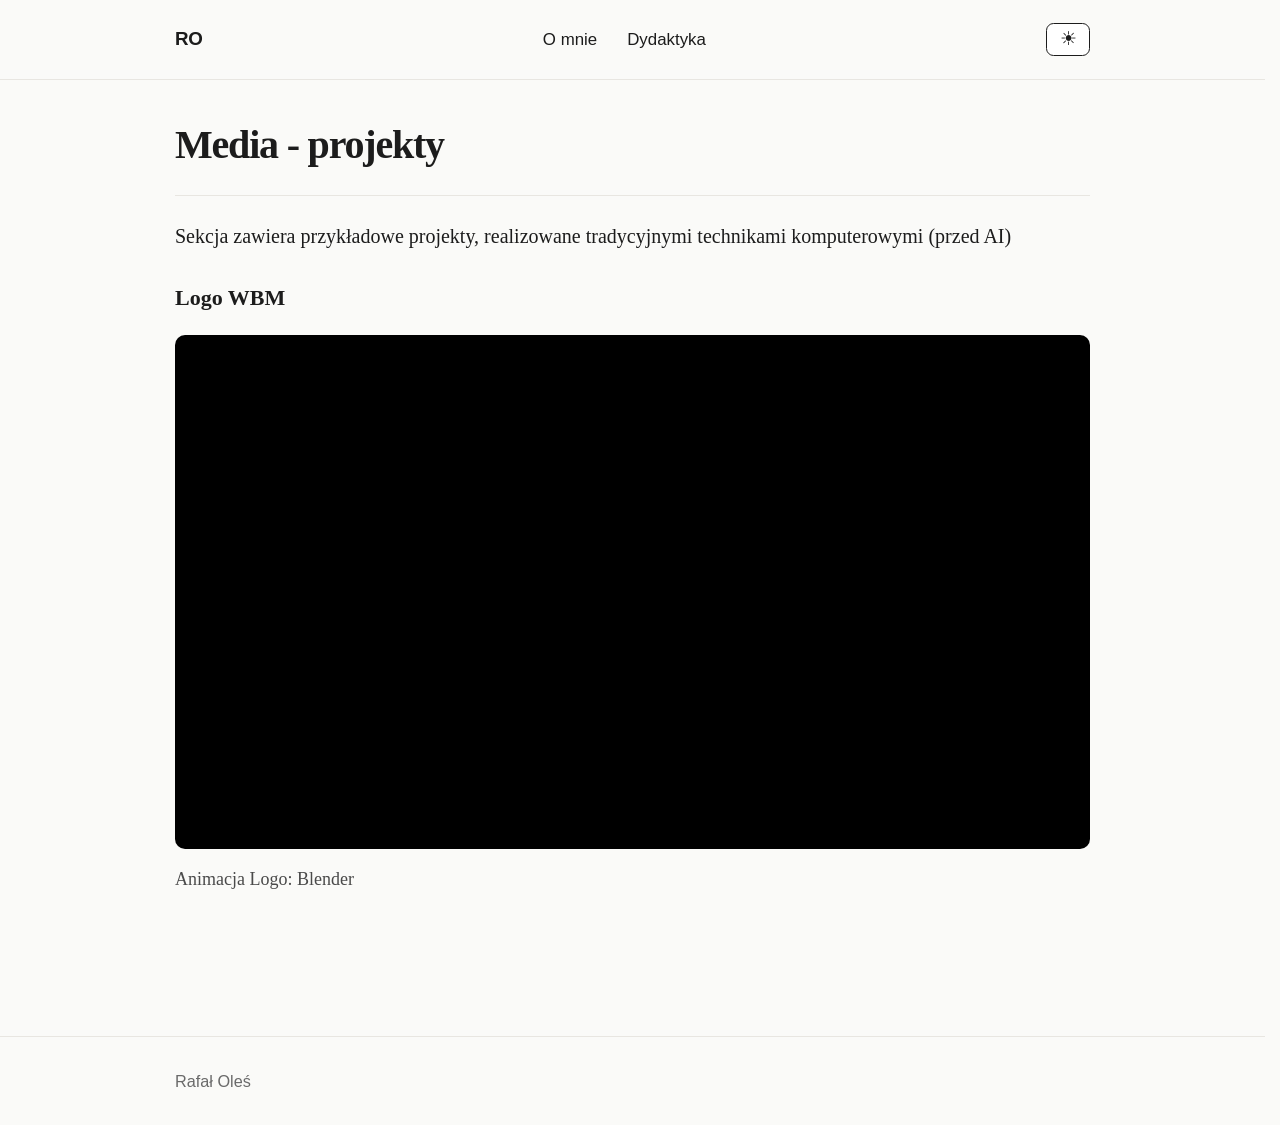
<file: new-page-1775510787351/index.html>
<!DOCTYPE html>
<html lang="en" id="htmlRoot">
<head>
  <meta charset="UTF-8">
  <meta name="viewport" content="width=device-width, initial-scale=1.0">

  
  <title>Media - projekty — Rafał Oleś — Portfolio</title>
  <meta name="description" content="Media - projekty — Rafał Oleś">
  <meta name="author"      content="Rafał Oleś">
  <link rel="canonical" href="https://rafaloles.github.io.git/new-page-1775510787351/">

  
  <meta property="og:type"        content="website">
  <meta property="og:title"       content="Media - projekty — Rafał Oleś — Portfolio">
  <meta property="og:description" content="Media - projekty — Rafał Oleś">
  <meta property="og:site_name"   content="Rafał Oleś — Portfolio">
  <meta property="og:url"       content="https://rafaloles.github.io.git/new-page-1775510787351/">
  

  
  <meta name="twitter:card"        content="summary">
  <meta name="twitter:title"       content="Media - projekty — Rafał Oleś — Portfolio">
  <meta name="twitter:description" content="Media - projekty — Rafał Oleś">
  
  

  
  <link rel="alternate" type="application/rss+xml"
        title="Rafał Oleś — Publications"
        href="https://rafaloles.github.io.git/feed.xml">

  
  <script type="application/ld+json">
  {
    "@context": "https://schema.org",
    "@type": "Person",
    "name": "Rafał Oleś", "url": "https://rafaloles.github.io.git", "description": "Pracuję na pograniczu humanistyki i nowych technologii. Mam doświadczenie akademickie i biblioteczne — prowadziłem zajęcia z filozofii sztuki, aksjologii, etyki, hermeneutyki i metodologii nauk na Ślą"
  }
  </script>

  
  
  <script type="application/ld+json">
  {
    "@context": "https://schema.org",
    "@type": "WebSite",
    "name": "Rafał Oleś — Portfolio",
    "url": "https://rafaloles.github.io.git"
  }
  </script>
  

  
  <link rel="preconnect" href="https://doi.org">

  
  <script>try{if(localStorage.getItem('theme')==='dark')document.documentElement.setAttribute('data-theme','dark')}catch(e){}</script>

  
  <link rel="stylesheet" href="/css/main.css">
  
  <style>html { zoom: 125%; }</style>
  
</head>
<body data-theme-color="indigo">

  <header class="site-header">
    <div class="container header-inner"><a href="/" class="site-name">RO</a><button class="nav-toggle" id="navToggle" aria-label="Menu">
        <span></span><span></span><span></span>
      </button>
      <nav class="site-nav" id="siteNav" aria-label="Main navigation">
        
        
        <a href="/about/" class="nav-link ">O mnie</a>
        
        
        
        
        
        
        
        <a href="/teaching/" class="nav-link ">Dydaktyka</a>
        
        
        
        
        
        
        
        
        
        
      </nav>
      <button class="theme-toggle" id="themeToggle" aria-label="Toggle dark mode" title="Tryb ciemny / jasny">☀</button>
    </div>
  </header><main class="site-main" id="main-content">
    <div class="container">
      <section class="page-section page-section--header">
  <h1 class="page-title">Media - projekty</h1>
</section>
  
    <div class="page-block page-block--text">
  
  Sekcja zawiera przykładowe projekty, realizowane tradycyjnymi technikami komputerowymi (przed AI)
  
</div>

  
  

  
    <div class="media-item media-item--youtube">
  <h3 class="media-title"> Logo WBM </h3>
  <div class="youtube-wrap">
    <iframe
      src="https://www.youtube.com/embed/6e856dLlHDc"
      title=" Logo WBM "
      frameborder="0"
      allow="accelerometer; autoplay; clipboard-write; encrypted-media; gyroscope; picture-in-picture"
      allowfullscreen>
    </iframe>
  </div>
  <p class="media-desc">Animacja Logo:
Blender</p>
</div>

  


    </div>
  </main>

  <footer class="site-footer">
    <div class="container">
      <p>Rafał Oleś</p>
    </div>
  </footer>

  <script src="/js/main.js"></script>
</body>
</html>
</file>
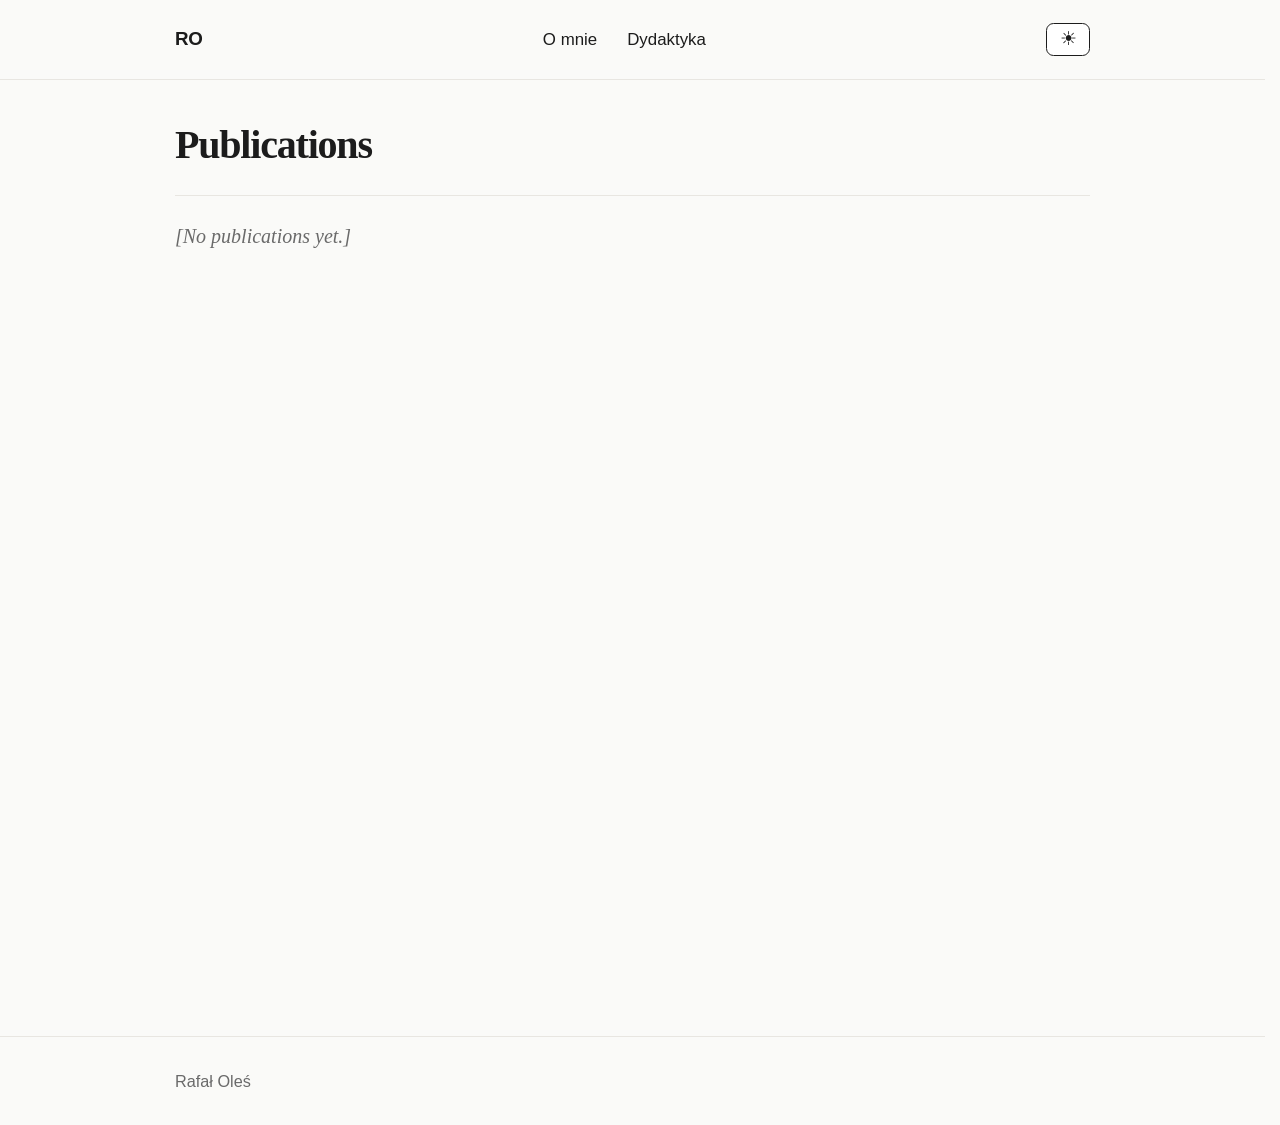
<file: publications/index.html>
<!DOCTYPE html>
<html lang="en" id="htmlRoot">
<head>
  <meta charset="UTF-8">
  <meta name="viewport" content="width=device-width, initial-scale=1.0">

  
  <title>Publications — Rafał Oleś — Portfolio</title>
  <meta name="description" content="Academic publications by Rafał Oleś. Journal articles, book chapters, and conference papers.">
  <meta name="author"      content="Rafał Oleś">
  <link rel="canonical" href="https://rafaloles.github.io.git/publications/">

  
  <meta property="og:type"        content="website">
  <meta property="og:title"       content="Publications — Rafał Oleś — Portfolio">
  <meta property="og:description" content="Academic publications by Rafał Oleś. Journal articles, book chapters, and conference papers.">
  <meta property="og:site_name"   content="Rafał Oleś — Portfolio">
  <meta property="og:url"       content="https://rafaloles.github.io.git/publications/">
  

  
  <meta name="twitter:card"        content="summary">
  <meta name="twitter:title"       content="Publications — Rafał Oleś — Portfolio">
  <meta name="twitter:description" content="Academic publications by Rafał Oleś. Journal articles, book chapters, and conference papers.">
  
  

  
  <link rel="alternate" type="application/rss+xml"
        title="Rafał Oleś — Publications"
        href="https://rafaloles.github.io.git/feed.xml">

  
  <script type="application/ld+json">
  {
    "@context": "https://schema.org",
    "@type": "Person",
    "name": "Rafał Oleś", "url": "https://rafaloles.github.io.git", "description": "Pracuję na pograniczu humanistyki i nowych technologii. Mam doświadczenie akademickie i biblioteczne — prowadziłem zajęcia z filozofii sztuki, aksjologii, etyki, hermeneutyki i metodologii nauk na Ślą"
  }
  </script>

  
  
  <script type="application/ld+json">
  {
    "@context": "https://schema.org",
    "@type": "WebSite",
    "name": "Rafał Oleś — Portfolio",
    "url": "https://rafaloles.github.io.git"
  }
  </script>
  

  
  <link rel="preconnect" href="https://doi.org">

  
  <script>try{if(localStorage.getItem('theme')==='dark')document.documentElement.setAttribute('data-theme','dark')}catch(e){}</script>

  
  <link rel="stylesheet" href="/css/main.css">
  
  <style>html { zoom: 125%; }</style>
  
</head>
<body data-theme-color="indigo">

  <header class="site-header">
    <div class="container header-inner"><a href="/" class="site-name">RO</a><button class="nav-toggle" id="navToggle" aria-label="Menu">
        <span></span><span></span><span></span>
      </button>
      <nav class="site-nav" id="siteNav" aria-label="Main navigation">
        
        
        <a href="/about/" class="nav-link ">O mnie</a>
        
        
        
        
        
        
        
        <a href="/teaching/" class="nav-link ">Dydaktyka</a>
        
        
        
        
        
        
        
        
        
        
      </nav>
      <button class="theme-toggle" id="themeToggle" aria-label="Toggle dark mode" title="Tryb ciemny / jasny">☀</button>
    </div>
  </header><main class="site-main" id="main-content">
    <div class="container">
      <section class="page-section page-section--header">
  <h1 class="page-title">Publications</h1>
</section>
  
    <section class="page-section">

  
  <p class="empty-notice">[No publications yet.]</p>
  
</section>


<div class="cite-overlay" id="citeOverlay" style="display:none" role="dialog" aria-modal="true">
  <div class="cite-modal">
    <div class="cite-modal-header">
      <h3>Copy citation</h3>
      <button class="cite-close" id="citeClose" aria-label="Close">✕</button>
    </div>
    <div class="cite-tabs">
      <button class="cite-tab active" data-fmt="apa">APA</button>
      <button class="cite-tab" data-fmt="bibtex">BibTeX</button>
    </div>
    <div class="cite-body">
      <pre class="cite-text" id="citeText"></pre>
    </div>
    <button class="cite-copy-btn" id="citeCopyBtn">📋 Copy</button>
    <span class="cite-copied" id="citeCopied" style="display:none">✓ Copied!</span>
  </div>
</div>

  


    </div>
  </main>

  <footer class="site-footer">
    <div class="container">
      <p>Rafał Oleś</p>
    </div>
  </footer>

  <script src="/js/main.js"></script>
</body>
</html>
</file>
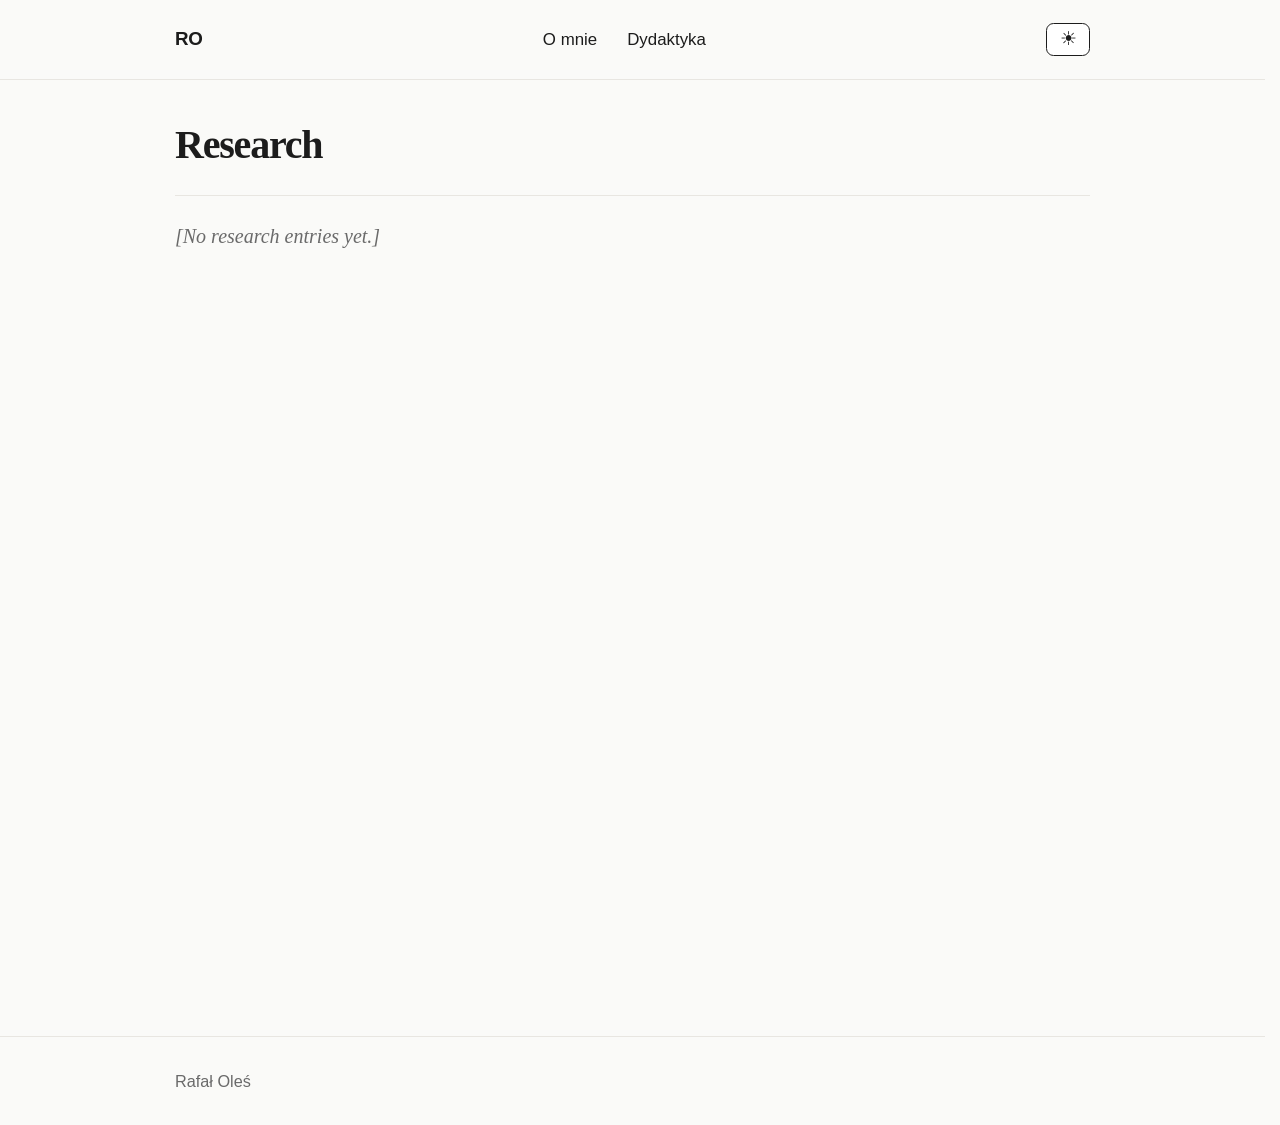
<file: research/index.html>
<!DOCTYPE html>
<html lang="en" id="htmlRoot">
<head>
  <meta charset="UTF-8">
  <meta name="viewport" content="width=device-width, initial-scale=1.0">

  
  <title>Research — Rafał Oleś — Portfolio</title>
  <meta name="description" content="Research projects and academic work by Rafał Oleś.">
  <meta name="author"      content="Rafał Oleś">
  <link rel="canonical" href="https://rafaloles.github.io.git/research/">

  
  <meta property="og:type"        content="website">
  <meta property="og:title"       content="Research — Rafał Oleś — Portfolio">
  <meta property="og:description" content="Research projects and academic work by Rafał Oleś.">
  <meta property="og:site_name"   content="Rafał Oleś — Portfolio">
  <meta property="og:url"       content="https://rafaloles.github.io.git/research/">
  

  
  <meta name="twitter:card"        content="summary">
  <meta name="twitter:title"       content="Research — Rafał Oleś — Portfolio">
  <meta name="twitter:description" content="Research projects and academic work by Rafał Oleś.">
  
  

  
  <link rel="alternate" type="application/rss+xml"
        title="Rafał Oleś — Publications"
        href="https://rafaloles.github.io.git/feed.xml">

  
  <script type="application/ld+json">
  {
    "@context": "https://schema.org",
    "@type": "Person",
    "name": "Rafał Oleś", "url": "https://rafaloles.github.io.git", "description": "Pracuję na pograniczu humanistyki i nowych technologii. Mam doświadczenie akademickie i biblioteczne — prowadziłem zajęcia z filozofii sztuki, aksjologii, etyki, hermeneutyki i metodologii nauk na Ślą"
  }
  </script>

  
  
  <script type="application/ld+json">
  {
    "@context": "https://schema.org",
    "@type": "WebSite",
    "name": "Rafał Oleś — Portfolio",
    "url": "https://rafaloles.github.io.git"
  }
  </script>
  

  
  <link rel="preconnect" href="https://doi.org">

  
  <script>try{if(localStorage.getItem('theme')==='dark')document.documentElement.setAttribute('data-theme','dark')}catch(e){}</script>

  
  <link rel="stylesheet" href="/css/main.css">
  
  <style>html { zoom: 125%; }</style>
  
</head>
<body data-theme-color="indigo">

  <header class="site-header">
    <div class="container header-inner"><a href="/" class="site-name">RO</a><button class="nav-toggle" id="navToggle" aria-label="Menu">
        <span></span><span></span><span></span>
      </button>
      <nav class="site-nav" id="siteNav" aria-label="Main navigation">
        
        
        <a href="/about/" class="nav-link ">O mnie</a>
        
        
        
        
        
        
        
        <a href="/teaching/" class="nav-link ">Dydaktyka</a>
        
        
        
        
        
        
        
        
        
        
      </nav>
      <button class="theme-toggle" id="themeToggle" aria-label="Toggle dark mode" title="Tryb ciemny / jasny">☀</button>
    </div>
  </header><main class="site-main" id="main-content">
    <div class="container">
      <section class="page-section page-section--header">
  <h1 class="page-title">Research</h1>
</section>
  
    <section class="page-section">

  

  
  <p class="empty-notice">[No research entries yet.]</p>
  
</section>

  


    </div>
  </main>

  <footer class="site-footer">
    <div class="container">
      <p>Rafał Oleś</p>
    </div>
  </footer>

  <script src="/js/main.js"></script>
</body>
</html>
</file>
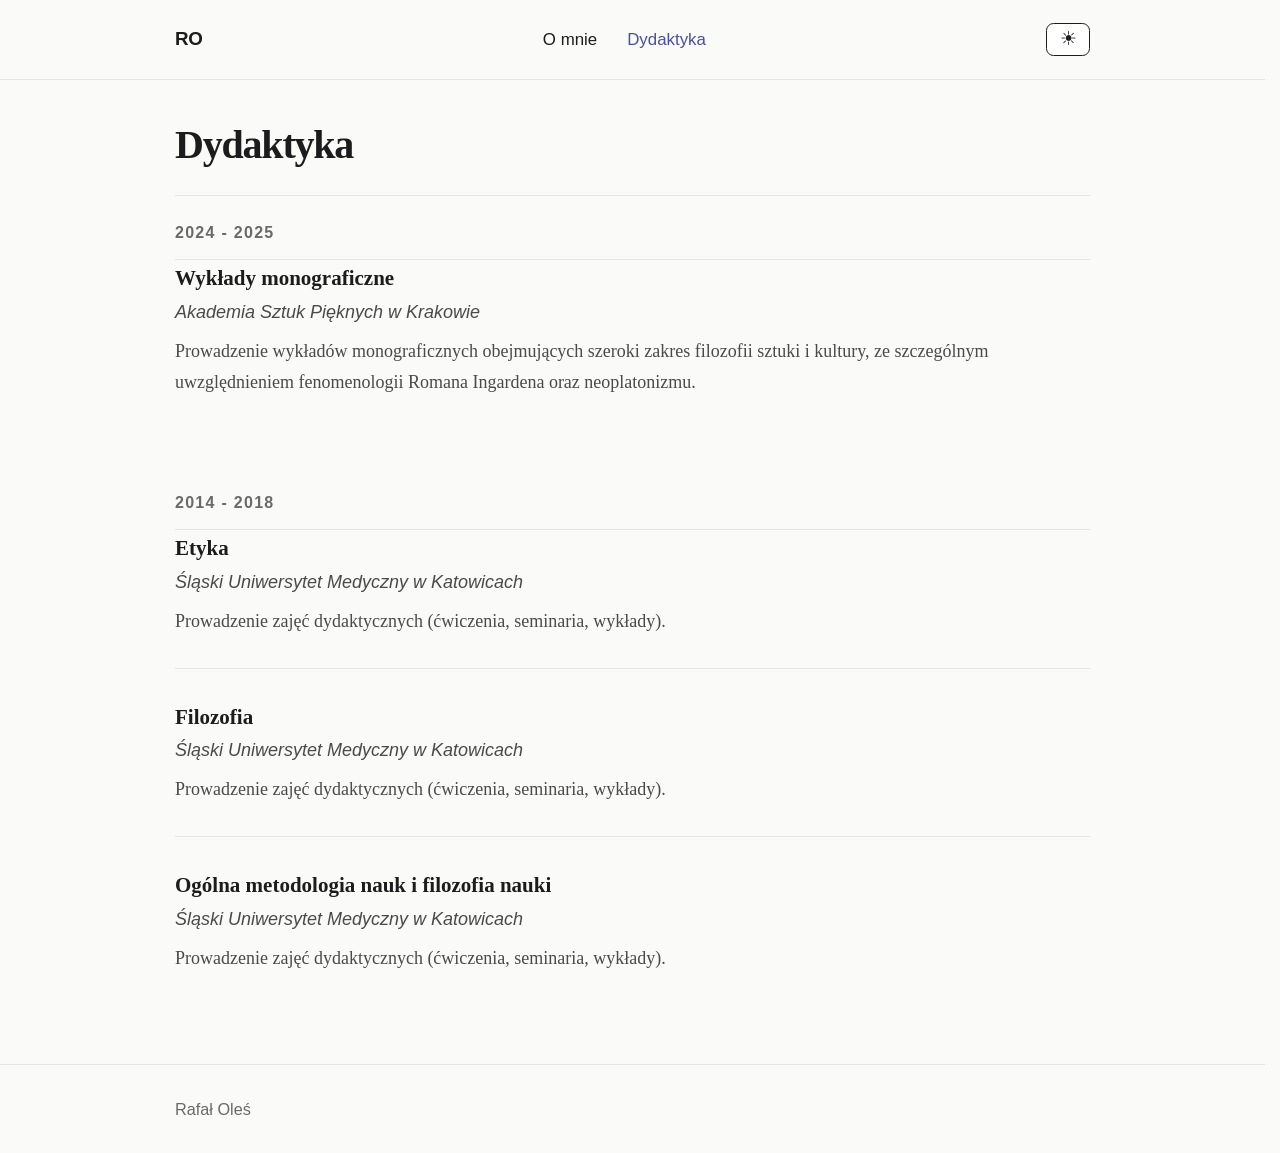
<file: teaching/index.html>
<!DOCTYPE html>
<html lang="en" id="htmlRoot">
<head>
  <meta charset="UTF-8">
  <meta name="viewport" content="width=device-width, initial-scale=1.0">

  
  <title>Dydaktyka — Rafał Oleś — Portfolio</title>
  <meta name="description" content="Courses and teaching by Rafał Oleś.">
  <meta name="author"      content="Rafał Oleś">
  <link rel="canonical" href="https://rafaloles.github.io.git/teaching/">

  
  <meta property="og:type"        content="website">
  <meta property="og:title"       content="Dydaktyka — Rafał Oleś — Portfolio">
  <meta property="og:description" content="Courses and teaching by Rafał Oleś.">
  <meta property="og:site_name"   content="Rafał Oleś — Portfolio">
  <meta property="og:url"       content="https://rafaloles.github.io.git/teaching/">
  

  
  <meta name="twitter:card"        content="summary">
  <meta name="twitter:title"       content="Dydaktyka — Rafał Oleś — Portfolio">
  <meta name="twitter:description" content="Courses and teaching by Rafał Oleś.">
  
  

  
  <link rel="alternate" type="application/rss+xml"
        title="Rafał Oleś — Publications"
        href="https://rafaloles.github.io.git/feed.xml">

  
  <script type="application/ld+json">
  {
    "@context": "https://schema.org",
    "@type": "Person",
    "name": "Rafał Oleś", "url": "https://rafaloles.github.io.git", "description": "Pracuję na pograniczu humanistyki i nowych technologii. Mam doświadczenie akademickie i biblioteczne — prowadziłem zajęcia z filozofii sztuki, aksjologii, etyki, hermeneutyki i metodologii nauk na Ślą"
  }
  </script>

  
  
  <script type="application/ld+json">
  {
    "@context": "https://schema.org",
    "@type": "WebSite",
    "name": "Rafał Oleś — Portfolio",
    "url": "https://rafaloles.github.io.git"
  }
  </script>
  

  
  <link rel="preconnect" href="https://doi.org">

  
  <script>try{if(localStorage.getItem('theme')==='dark')document.documentElement.setAttribute('data-theme','dark')}catch(e){}</script>

  
  <link rel="stylesheet" href="/css/main.css">
  
  <style>html { zoom: 125%; }</style>
  
</head>
<body data-theme-color="indigo">

  <header class="site-header">
    <div class="container header-inner"><a href="/" class="site-name">RO</a><button class="nav-toggle" id="navToggle" aria-label="Menu">
        <span></span><span></span><span></span>
      </button>
      <nav class="site-nav" id="siteNav" aria-label="Main navigation">
        
        
        <a href="/about/" class="nav-link ">O mnie</a>
        
        
        
        
        
        
        
        <a href="/teaching/" class="nav-link active">Dydaktyka</a>
        
        
        
        
        
        
        
        
        
        
      </nav>
      <button class="theme-toggle" id="themeToggle" aria-label="Toggle dark mode" title="Tryb ciemny / jasny">☀</button>
    </div>
  </header><main class="site-main" id="main-content">
    <div class="container">
      <section class="page-section page-section--header">
  <h1 class="page-title">Dydaktyka</h1>
</section>
  
    <section class="page-section">

  

  
  
  <div class="teaching-year-group">
    <h2 class="teaching-year-heading">2024 - 2025</h2>
    <div class="teaching-list">
      
      <div class="teaching-item">
        <h3 class="teaching-course">Wykłady monograficzne</h3>
        
        <p class="teaching-institution">Akademia Sztuk Pięknych w Krakowie</p>
        
        
        <p class="teaching-desc">Prowadzenie wykładów monograficznych obejmujących szeroki zakres filozofii sztuki i kultury, ze szczególnym uwzględnieniem fenomenologii Romana Ingardena oraz neoplatonizmu.</p>
        
        
      </div>
      
    </div>
  </div>
  
  <div class="teaching-year-group">
    <h2 class="teaching-year-heading">2014 - 2018</h2>
    <div class="teaching-list">
      
      <div class="teaching-item">
        <h3 class="teaching-course">Etyka</h3>
        
        <p class="teaching-institution">Śląski Uniwersytet Medyczny w Katowicach</p>
        
        
        <p class="teaching-desc">Prowadzenie zajęć dydaktycznych (ćwiczenia, seminaria, wykłady).</p>
        
        
      </div>
      
      <div class="teaching-item">
        <h3 class="teaching-course">Filozofia</h3>
        
        <p class="teaching-institution">Śląski Uniwersytet Medyczny w Katowicach</p>
        
        
        <p class="teaching-desc">Prowadzenie zajęć dydaktycznych (ćwiczenia, seminaria, wykłady).</p>
        
        
      </div>
      
      <div class="teaching-item">
        <h3 class="teaching-course">Ogólna metodologia nauk i filozofia nauki</h3>
        
        <p class="teaching-institution">Śląski Uniwersytet Medyczny w Katowicach</p>
        
        
        <p class="teaching-desc">Prowadzenie zajęć dydaktycznych (ćwiczenia, seminaria, wykłady).</p>
        
        
      </div>
      
    </div>
  </div>
  
  
</section>

  


    </div>
  </main>

  <footer class="site-footer">
    <div class="container">
      <p>Rafał Oleś</p>
    </div>
  </footer>

  <script src="/js/main.js"></script>
</body>
</html>
</file>
<file: css/main.css>
/* ── Reset ────────────────────────────────────────────────────────────────── */
*, *::before, *::after { box-sizing: border-box; margin: 0; padding: 0; }

/* ── Color themes ─────────────────────────────────────────────────────────── */
:root {
  --bg: #fafaf8;
  --surface: #ffffff;
  --border: #e8e6e1;
  --text: #1c1c1c;
  --text-muted: #4a4a4a;
  --text-light: #6a6a6a;
  --accent: #4a6fa5;
  --accent-hover: #3d5d8f;
  --accent-subtle: #eef2f8;
  --font: 'Georgia', 'Times New Roman', serif;
  --font-sans: -apple-system, BlinkMacSystemFont, 'Segoe UI', sans-serif;
  --container: 780px;
  --nav-h: 64px;
  --theme-transition: background 0.3s, color 0.3s, border-color 0.3s;
}

/* Violet */
[data-theme-color="violet"]  { --accent: #7b5ea7; --accent-hover: #6a4d94; --accent-subtle: #f2edf9; }
/* Teal */
[data-theme-color="teal"]    { --accent: #3a8a7a; --accent-hover: #2d7060; --accent-subtle: #eaf5f3; }
/* Sienna */
[data-theme-color="sienna"]  { --accent: #9a5a3a; --accent-hover: #7d4a2e; --accent-subtle: #f8f0ec; }
/* Sage */
[data-theme-color="sage"]    { --accent: #5a7a5a; --accent-hover: #486248; --accent-subtle: #eef4ee; }
/* Crimson */
[data-theme-color="crimson"] { --accent: #a02030; --accent-hover: #861828; --accent-subtle: #fdf0f2; }
/* Navy */
[data-theme-color="navy"]    { --accent: #2a4a80; --accent-hover: #1e3668; --accent-subtle: #eef2f9; }
/* Amber */
[data-theme-color="amber"]   { --accent: #9a6810; --accent-hover: #7e5410; --accent-subtle: #fdf7ed; }
/* Rose */
[data-theme-color="rose"]    { --accent: #a04060; --accent-hover: #863050; --accent-subtle: #fdf0f4; }
/* Indigo */
[data-theme-color="indigo"]  { --accent: #4a50a0; --accent-hover: #3a4088; --accent-subtle: #f0f0fc; }
/* Forest */
[data-theme-color="forest"]  { --accent: #2a6840; --accent-hover: #1e5430; --accent-subtle: #eef6f1; }

/* Dark mode accent overrides — lighter shades for text readability */
[data-theme="dark"][data-theme-color="blue"]    { --accent: #6b9fd4; --accent-hover: #82b2e2; }
[data-theme="dark"][data-theme-color="violet"]  { --accent: #a888d8; --accent-hover: #be9ee8; }
[data-theme="dark"][data-theme-color="teal"]    { --accent: #50b09e; --accent-hover: #66c4b2; }
[data-theme="dark"][data-theme-color="sienna"]  { --accent: #c87c58; --accent-hover: #de9272; }
[data-theme="dark"][data-theme-color="sage"]    { --accent: #7aa07a; --accent-hover: #90b690; }
[data-theme="dark"][data-theme-color="crimson"] { --accent: #d45568; --accent-hover: #e86880; }
[data-theme="dark"][data-theme-color="navy"]    { --accent: #6a90c8; --accent-hover: #80a6e0; }
[data-theme="dark"][data-theme-color="amber"]   { --accent: #d4a840; --accent-hover: #e8be58; }
[data-theme="dark"][data-theme-color="rose"]    { --accent: #d47898; --accent-hover: #e88caa; }
[data-theme="dark"][data-theme-color="indigo"]  { --accent: #8890d8; --accent-hover: #9aa4e8; }
[data-theme="dark"][data-theme-color="forest"]  { --accent: #60a878; --accent-hover: #74bc8c; }

/* Dark mode — buttons only: dimmed accent background */
[data-theme="dark"] .pub-link--read,
[data-theme="dark"] .btn-download,
[data-theme="dark"] .teaching-link--usos {
  background: color-mix(in srgb, var(--accent) 55%, #1e1e1e);
  color: #e8e8e8;
}
[data-theme="dark"] .pub-link--read:hover,
[data-theme="dark"] .btn-download:hover,
[data-theme="dark"] .teaching-link--usos:hover {
  background: color-mix(in srgb, var(--accent) 68%, #1e1e1e);
}

/* ── Dark mode ────────────────────────────────────────────────────────────── */
[data-theme="dark"] {
  --bg: #141414;
  --surface: #1e1e1e;
  --border: #2e2e2e;
  --text: #e8e8e6;
  --text-muted: #9a9a9a;
  --text-light: #606060;
}

html { font-size: 16px; scroll-behavior: smooth; scrollbar-gutter: stable; }
html, body { transition: var(--theme-transition); }

body {
  font-family: var(--font);
  background: var(--bg);
  color: var(--text);
  line-height: 1.75;
  min-height: 100vh;
  display: flex;
  flex-direction: column;
}

a { color: var(--accent); text-decoration: none; }
a:hover { text-decoration: underline; }

img { max-width: 100%; height: auto; display: block; }

/* ── Container ────────────────────────────────────────────────────────────── */
.container {
  max-width: var(--container);
  margin: 0 auto;
  padding: 0 24px;
}

/* ── Header / Nav ─────────────────────────────────────────────────────────── */
.site-header {
  position: sticky;
  top: 0;
  background: color-mix(in srgb, var(--bg) 95%, transparent);
  backdrop-filter: blur(8px);
  border-bottom: 1px solid var(--border);
  z-index: 50;
  height: var(--nav-h);
  display: flex;
  align-items: center;
  transition: var(--theme-transition);
}

/* ── Dark mode toggle ────────────────────────────────────────── */
.zoom-btns {
  display: flex;
  gap: 2px;
  margin-left: 6px;
  flex-shrink: 0;
}
.zoom-btn {
  background: var(--surface);
  border: 1.5px solid var(--text);
  border-radius: 6px;
  padding: 5px 8px;
  cursor: pointer;
  font-size: 12px;
  font-weight: 600;
  font-family: var(--font-sans);
  color: var(--text);
  line-height: 1;
  transition: background 0.15s, border-color 0.15s;
}
.zoom-btn:hover:not(:disabled) { background: var(--border); border-color: var(--accent); color: var(--accent); }
.zoom-btn:disabled { opacity: 0.35; cursor: default; }

.theme-toggle {
  background: var(--surface);
  border: 1.5px solid var(--text);
  border-radius: 6px;
  padding: 5px 10px;
  cursor: pointer;
  font-size: 15px;
  color: var(--text);
  transition: background 0.15s, border-color 0.15s;
  line-height: 1;
}
.theme-toggle:hover {
  background: var(--border);
  border-color: var(--accent);
}


.header-inner {
  display: flex;
  align-items: center;
  justify-content: space-between;
  width: 100%;
}

.site-name {
  font-family: var(--font-sans);
  font-weight: 600;
  font-size: 15px;
  color: var(--text);
  letter-spacing: -0.01em;
  text-decoration: none;
  white-space: nowrap;
}

.site-nav {
  display: flex;
  gap: 4px;
  flex-wrap: wrap;
}

.nav-link {
  font-family: var(--font-sans);
  font-size: 13.5px;
  color: var(--text);
  text-decoration: none;
  padding: 6px 10px;
  border-radius: 6px;
  transition: color 0.15s, background 0.15s;
  white-space: nowrap;
}

.nav-link:hover {
  color: var(--text);
  background: var(--border);
  text-decoration: none;
}

.nav-link.active {
  color: var(--accent);
  font-weight: 500;
}

.nav-toggle {
  display: none;
  flex-direction: column;
  gap: 5px;
  background: none;
  border: none;
  cursor: pointer;
  padding: 8px;
}

.nav-toggle span {
  display: block;
  width: 22px;
  height: 2px;
  background: var(--text);
  border-radius: 2px;
  transition: transform 0.2s;
}

/* ── Main ─────────────────────────────────────────────────────────────────── */
.site-main {
  flex: 1;
  padding: 24px 0 48px;
  animation: pageFadeIn 0.25s ease;
}

@keyframes pageFadeIn {
  from { opacity: 0; transform: translateY(8px); }
  to   { opacity: 1; transform: translateY(0); }
}

/* ── About / Home ─────────────────────────────────────────────────────────── */
.about-section { width: 100%; }
.site-main:has(.about-section) { padding-top: 48px; }

.about-inner {
  display: grid;
  grid-template-columns: 200px 1fr;
  gap: 56px;
  align-items: start;
}

.about-photo-wrap {
  position: sticky;
  top: calc(var(--nav-h) + 24px);
}

.about-photo-frame {
  width: 200px;
  height: 200px;
  overflow: hidden;
  flex-shrink: 0;
  border: 1px solid var(--border);
}

.about-photo--circle { border-radius: 50%; }
.about-photo--square { border-radius: 8px; }

.about-photo-img {
  width: 100%;
  height: 100%;
  object-fit: cover;
  display: block;
  user-select: none;
}

.about-photo-placeholder {
  width: 200px;
  height: 200px;
  background: var(--border);
  display: flex;
  align-items: center;
  justify-content: center;
  font-family: var(--font-sans);
  font-size: 48px;
  font-weight: 300;
  color: var(--text-light);
}

.about-name {
  font-size: 2rem;
  font-weight: 700;
  letter-spacing: -0.03em;
  line-height: 1.2;
  margin-bottom: 10px;
}

.about-tagline {
  font-family: var(--font-sans);
  font-size: 1rem;
  color: var(--text-muted);
  margin-bottom: 28px;
  font-style: italic;
}

.about-bio p { margin-bottom: 1em; }
.about-bio p:last-child { margin-bottom: 0; }

/* ── Page sections ────────────────────────────────────────────────────────── */
.page-section { width: 100%; }

.page-title {
  font-size: 2rem;
  font-weight: 700;
  letter-spacing: -0.03em;
  margin-bottom: 18px;
  padding-bottom: 12px;
  border-bottom: 1px solid var(--border);
}

.empty-notice {
  color: var(--text-light);
  font-style: italic;
}

.page-intro {
  margin-top: -24px;
  margin-bottom: 40px;
  color: var(--text-light);
  font-size: 1.05rem;
  line-height: 1.7;
  max-width: 72ch;
}

/* ── Research ─────────────────────────────────────────────────────────────── */
.research-list { display: flex; flex-direction: column; gap: 40px; }

.research-item { padding-bottom: 40px; border-bottom: 1px solid var(--border); }
.research-item:last-child { border-bottom: none; padding-bottom: 0; }

.research-title {
  font-size: 1.15rem;
  font-weight: 600;
  margin-bottom: 10px;
  line-height: 1.35;
}

.research-title a { color: var(--text); }
.research-title a:hover { color: var(--accent); text-decoration: none; }

.research-desc { color: var(--text-muted); font-size: 0.95rem; }

/* ── Publications ─────────────────────────────────────────────────────────── */
.publications-list { display: flex; flex-direction: column; gap: 0; }

.pub-card {
  padding: 16px 0;
  border-bottom: 1px solid var(--border);
}

.pub-card:first-child { padding-top: 0; }
.pub-card:last-child { border-bottom: none; }

.pub-title {
  font-size: 1.05rem;
  font-weight: 600;
  line-height: 1.4;
  margin-bottom: 6px;
}

.pub-source {
  font-family: var(--font-sans);
  font-size: 0.88rem;
  color: var(--text-muted);
  margin-bottom: 12px;
  font-style: italic;
}

.pub-links {
  display: flex;
  align-items: center;
  gap: 10px;
  margin-bottom: 12px;
  flex-wrap: wrap;
}

.pub-link {
  font-family: var(--font-sans);
  font-size: 12px;
  font-weight: 600;
  text-transform: uppercase;
  letter-spacing: 0.05em;
  padding: 4px 10px;
  border-radius: 4px;
  text-decoration: none;
  transition: background 0.15s;
}

.pub-link--doi {
  background: none;
  border: none;
  color: var(--text-muted);
  font-size: 13px;
  font-weight: 400;
  text-transform: none;
  letter-spacing: 0;
  padding: 0;
  font-family: 'Courier New', monospace;
  line-height: 1;
}

.pub-link--doi:hover { color: var(--accent); text-decoration: underline; }

.pub-link--read {
  background: var(--accent);
  color: white;
}

.pub-link--read:hover { background: var(--accent-hover); text-decoration: none; }

.pub-link--cite {
  background: none;
  color: var(--text-muted);
  border: 1px solid var(--border);
  cursor: pointer;
  font-family: var(--font-sans);
  font-size: 12px;
  font-weight: 600;
  text-transform: uppercase;
  letter-spacing: 0.05em;
  padding: 4px 10px;
  border-radius: 4px;
  transition: background 0.15s, color 0.15s;
}
.pub-link--cite:hover { background: var(--border); color: var(--text); }

.abstract-toggle {
  font-family: var(--font-sans);
  font-size: 14px;
  color: var(--accent);
  background: none;
  border: none;
  cursor: pointer;
  padding: 0;
  font-weight: 500;
  display: inline-flex;
  align-items: center;
  gap: 5px;
}

.abstract-toggle::before {
  content: '▸';
  display: inline-block;
  transition: transform 0.25s ease;
  font-size: 10px;
}

.abstract-toggle[aria-expanded="true"]::before {
  transform: rotate(90deg);
}

.abstract-toggle:hover { text-decoration: underline; }

.abstract-body {
  margin-top: 12px;
  padding: 0 16px;
  background: var(--surface);
  border-left: 3px solid var(--border);
  border-radius: 0 4px 4px 0;
  max-height: 0;
  overflow: hidden;
  opacity: 0;
  transition: max-height 0.35s ease, opacity 0.3s ease, padding 0.3s ease;
}

.abstract-body.is-open {
  max-height: 1000px;
  opacity: 1;
  padding: 16px;
}

.abstract-body p {
  font-size: 0.9rem;
  color: var(--text-muted);
  line-height: 1.7;
}

/* ── Teaching ─────────────────────────────────────────────────────────────── */
.teaching-year-group { margin-bottom: 48px; }
.teaching-year-group:last-child { margin-bottom: 0; }

.teaching-year-heading {
  font-family: var(--font-sans);
  font-size: 0.8rem;
  font-weight: 600;
  letter-spacing: 0.08em;
  text-transform: uppercase;
  color: var(--text-light);
  padding-bottom: 10px;
  margin-bottom: 0;
  border-bottom: 1px solid var(--border);
}

.teaching-list { display: flex; flex-direction: column; gap: 0; }

.teaching-item {
  padding: 24px 0;
  border-bottom: 1px solid var(--border);
}

.teaching-item:first-child { padding-top: 0; }
.teaching-item:last-child { border-bottom: none; }

.teaching-header {
  margin-bottom: 4px;
}

.teaching-course {
  font-size: 1.05rem;
  font-weight: 600;
}
.teaching-course a {
  color: inherit;
  text-decoration: none;
  border-bottom: 1px solid var(--border);
  transition: border-color 0.15s;
}
.teaching-course a:hover { border-color: var(--accent); color: var(--accent); }

.teaching-year {
  font-family: var(--font-sans);
  font-size: 0.85rem;
  color: var(--text-light);
  white-space: nowrap;
}

.teaching-institution {
  font-family: var(--font-sans);
  font-size: 0.9rem;
  color: var(--text-muted);
  margin-bottom: 6px;
  font-style: italic;
}

.teaching-desc { font-size: 0.9rem; color: var(--text-muted); }

.teaching-links {
  display: flex;
  gap: 8px;
  margin-top: 8px;
}
.teaching-link {
  font-family: var(--font-sans);
  font-size: 12px;
  padding: 3px 10px;
  border-radius: 4px;
  text-decoration: none;
  transition: background 0.15s, color 0.15s;
}
.teaching-link--usos {
  background: var(--accent);
  color: #fff;
}
.teaching-link--usos:hover {
  background: var(--accent-hover);
  text-decoration: none;
}

/* ── Media ────────────────────────────────────────────────────────────────── */
.media-list { display: flex; flex-direction: column; }

/* Border only between adjacent content items, not around headings/dividers */
.media-item { padding: 20px 0; }
.media-item + .media-item { border-top: 1px solid var(--border); }

/* Section heading */
.media-section-heading {
  font-size: 1.1rem;
  font-weight: 600;
  color: var(--text);
  margin: 32px 0 4px;
  padding-bottom: 8px;
  border-bottom: 2px solid var(--accent);
  display: inline-block;
}
.media-item + .media-section-heading { margin-top: 36px; }
.media-section-heading:first-child { margin-top: 0; }

/* Divider */
.media-divider {
  border: none;
  border-top: 1px solid var(--border);
  margin: 28px 0;
}
/* No double border when divider follows a content item */
.media-item + .media-divider { margin-top: 8px; }

.media-item--youtube { width: 100%; }

.media-item--embed { width: 100%; }
.media-item--embed iframe.wp-embedded-content { width: 100% !important; max-width: 100%; }

.media-title {
  font-size: 1.1rem;
  font-weight: 600;
  margin-bottom: 14px;
}

.youtube-wrap {
  position: relative;
  padding-bottom: 56.25%;
  height: 0;
  overflow: hidden;
  border-radius: 8px;
  background: #000;
}

.youtube-wrap iframe {
  position: absolute;
  top: 0; left: 0;
  width: 100%;
  height: 100%;
}

.media-desc {
  font-size: 0.9rem;
  color: var(--text-muted);
  margin-top: 12px;
}

.media-item--article {
  display: block;
  border: 1px solid var(--border);
  border-radius: 10px;
  overflow: hidden;
  text-decoration: none;
  color: inherit;
  transition: box-shadow 0.2s, transform 0.2s;
  background: var(--surface);
}

.media-item--article:hover {
  box-shadow: 0 4px 16px rgba(0,0,0,0.08);
  transform: translateY(-2px);
  text-decoration: none;
}

.article-thumb { width: 100%; height: 200px; overflow: hidden; }
.article-thumb img { width: 100%; height: 100%; object-fit: cover; }

.article-body { padding: 20px 24px 20px; }

.article-title {
  font-size: 1.05rem;
  font-weight: 600;
  line-height: 1.4;
  margin-bottom: 8px;
  color: var(--text);
}

.article-desc {
  font-size: 0.9rem;
  color: var(--text-muted);
  margin-bottom: 14px;
  line-height: 1.6;
}

.article-source {
  display: flex;
  align-items: center;
  gap: 8px;
  font-family: var(--font-sans);
  font-size: 12px;
  color: var(--text-light);
  padding-top: 12px;
  border-top: 1px solid var(--border);
}

.article-favicon { width: 16px; height: 16px; object-fit: contain; border-radius: 3px; flex-shrink: 0; }
.source-name { font-weight: 600; color: var(--text-muted); }
.article-date { color: var(--text-light); }
.article-share-icon {
  margin-left: auto;
  display: flex;
  align-items: center;
  justify-content: center;
  width: 28px;
  height: 28px;
  border-radius: 50%;
  border: 1px solid var(--border);
  color: var(--text-muted);
  flex-shrink: 0;
  cursor: pointer;
  transition: background 0.15s, color 0.15s, border-color 0.15s;
}
.article-share-icon:hover {
  background: var(--accent);
  border-color: var(--accent);
  color: #fff;
}

/* Share menu */
.share-menu {
  background: var(--surface);
  border: 1px solid var(--border);
  border-radius: 10px;
  box-shadow: 0 6px 24px rgba(0,0,0,0.13);
  z-index: 9999;
  overflow: hidden;
}
.share-menu-item {
  display: flex;
  align-items: center;
  gap: 10px;
  width: 100%;
  padding: 10px 14px;
  background: none;
  border: none;
  cursor: pointer;
  font-size: 13px;
  color: var(--text);
  text-align: left;
  transition: background 0.12s;
}
.share-menu-item:hover { background: var(--bg); }
.share-menu-icon {
  width: 20px;
  text-align: center;
  font-size: 12px;
  font-weight: 700;
  color: var(--text-muted);
  font-style: normal;
}

/* ── CV ───────────────────────────────────────────────────────────────────── */
.cv-actions { margin: 32px 0 48px; text-align: center; }

.btn-download {
  display: inline-block;
  font-family: var(--font-sans);
  font-size: 14px;
  font-weight: 600;
  padding: 10px 22px;
  background: var(--accent);
  color: white;
  border-radius: 6px;
  text-decoration: none;
  transition: background 0.15s;
}

.btn-download:hover { background: var(--accent-hover); text-decoration: none; }

.cv-section { margin-bottom: 48px; }

.cv-section-title {
  font-family: var(--font-sans);
  font-size: 11px;
  font-weight: 700;
  text-transform: uppercase;
  letter-spacing: 0.1em;
  color: var(--text-light);
  margin-bottom: 20px;
  padding-bottom: 8px;
  border-bottom: 1px solid var(--border);
}

.cv-entry { padding: 16px 0; border-bottom: 1px solid var(--border); }
.cv-entry:last-child { border-bottom: none; }

.cv-entry-header {
  display: flex;
  justify-content: space-between;
  align-items: baseline;
  gap: 16px;
}

.cv-entry-title { font-weight: 600; font-size: 1rem; }

.cv-entry-year {
  font-family: var(--font-sans);
  font-size: 0.85rem;
  color: var(--text-light);
  white-space: nowrap;
}

.cv-entry-institution {
  font-family: var(--font-sans);
  font-size: 0.9rem;
  color: var(--text-muted);
  margin-top: 2px;
  font-style: italic;
}

.cv-entry-desc {
  font-size: 0.9rem;
  color: var(--text-muted);
  margin-top: 6px;
}

.cv-pdf { margin-top: 48px; }

.cv-iframe-wrap {
  background: #eaeaea;
  border-radius: 10px;
  padding: 10px;
  margin-top: 16px;
}

.cv-iframe {
  width: 100%;
  height: 600px;
  border: none;
  border-radius: 4px;
  display: block;
}

/* ── Contact ──────────────────────────────────────────────────────────────── */
.contact-block { margin-bottom: 40px; }

.contact-row {
  display: grid;
  grid-template-columns: 120px 1fr;
  gap: 16px;
  padding: 14px 0;
  border-bottom: 1px solid var(--border);
}

.contact-row:first-child { border-top: 1px solid var(--border); }

.contact-label {
  font-family: var(--font-sans);
  font-size: 12px;
  font-weight: 600;
  text-transform: uppercase;
  letter-spacing: 0.05em;
  color: var(--text-light);
  padding-top: 2px;
}

.contact-value { font-size: 0.95rem; }

.contact-links {
  display: flex;
  gap: 12px;
  flex-wrap: wrap;
}

.contact-link {
  font-family: var(--font-sans);
  font-size: 13px;
  font-weight: 500;
  padding: 8px 18px;
  border: 2.5px solid var(--border);
  border-radius: 6px;
  color: var(--text-muted);
  text-decoration: none;
  transition: all 0.15s;
}

.contact-link:hover {
  border-color: var(--accent);
  color: var(--accent);
  text-decoration: none;
}

/* ── Dark mode — element overrides ───────────────────────────────────────── */
[data-theme="dark"] .cv-iframe-wrap {
  background: #2e2e2e;
}

[data-theme="dark"] .cv-iframe {
  filter: invert(0.88) hue-rotate(180deg);
}

[data-theme="dark"] .media-item--embed iframe.wp-embedded-content {
  filter: brightness(0.75);
}

[data-theme="dark"] .abstract-body {
  background: #252525;
  border-left-color: #3a3a3a;
}

[data-theme="dark"] .media-item--article {
  background: var(--surface);
  border-color: var(--border);
}

[data-theme="dark"] .pub-link--doi {
  color: #888;
}

[data-theme="dark"] .about-photo-placeholder {
  background: #2a2a2a;
}

/* ── Publications: filter bar ────────────────────────────────────────────── */
.pub-filter-bar {
  display: flex;
  gap: 6px;
  flex-wrap: wrap;
  align-items: center;
  margin-bottom: 32px;
}

.pub-filter-label {
  font-family: var(--font-sans);
  font-size: 12px;
  text-transform: uppercase;
  letter-spacing: 0.05em;
  color: var(--text-muted);
  margin-right: 2px;
}

.pub-filter-btn {
  font-family: var(--font-sans);
  font-size: 12px;
  font-weight: 600;
  padding: 4px 12px;
  border-radius: 20px;
  border: 1px solid var(--border);
  background: none;
  color: var(--text-muted);
  cursor: pointer;
  transition: background 0.15s, color 0.15s, border-color 0.15s;
}
.pub-filter-btn:hover { background: var(--border); color: var(--text); }
.pub-filter-btn.active {
  background: var(--accent);
  border-color: var(--accent);
  color: white;
}

/* ── Publications: tag pills on card ────────────────────────────────────── */
.pub-tags {
  display: flex;
  flex-wrap: wrap;
  gap: 5px;
  margin-bottom: 8px;
}

.pub-tag-pill {
  font-family: var(--font-sans);
  font-size: 11px;
  font-weight: 600;
  padding: 2px 9px;
  border-radius: 20px;
  background: var(--accent-subtle);
  color: var(--accent);
  border: 1px solid color-mix(in srgb, var(--accent) 25%, transparent);
  white-space: nowrap;
  letter-spacing: 0.01em;
}

[data-theme="dark"] .pub-tag-pill {
  background: color-mix(in srgb, var(--accent) 15%, transparent);
  border-color: color-mix(in srgb, var(--accent) 30%, transparent);
  color: var(--accent);
}


/* ── Citation modal ──────────────────────────────────────────────────────── */
.cite-overlay {
  position: fixed;
  inset: 0;
  background: rgba(0,0,0,0.45);
  z-index: 1000;
  display: flex;
  align-items: center;
  justify-content: center;
  padding: 20px;
}

.cite-modal {
  background: var(--surface);
  border-radius: var(--radius);
  padding: 24px;
  max-width: 560px;
  width: 100%;
  box-shadow: 0 8px 32px rgba(0,0,0,0.18);
  position: relative;
}

.cite-modal-header {
  display: flex;
  justify-content: space-between;
  align-items: center;
  margin-bottom: 16px;
}

.cite-modal-header h3 {
  font-size: 15px;
  font-weight: 600;
}

.cite-close {
  background: none;
  border: none;
  font-size: 16px;
  cursor: pointer;
  color: var(--text-muted);
  padding: 4px;
}
.cite-close:hover { color: var(--text); }

.cite-tabs {
  display: flex;
  gap: 4px;
  margin-bottom: 16px;
}

.cite-tab {
  font-family: var(--font-sans);
  font-size: 13px;
  font-weight: 600;
  padding: 6px 16px;
  border: 1px solid var(--border);
  border-radius: 4px;
  background: none;
  color: var(--text-muted);
  cursor: pointer;
  transition: background 0.15s;
}
.cite-tab.active {
  background: var(--accent);
  border-color: var(--accent);
  color: white;
}

.cite-text {
  background: var(--bg);
  border: 1px solid var(--border);
  border-radius: 4px;
  padding: 14px;
  font-size: 13px;
  line-height: 1.7;
  white-space: pre-wrap;
  word-break: break-word;
  font-family: 'Courier New', monospace;
  color: var(--text);
  min-height: 80px;
  margin-bottom: 14px;
}

.cite-copy-btn {
  background: var(--accent);
  color: white;
  border: none;
  border-radius: 4px;
  padding: 8px 18px;
  font-size: 13px;
  font-weight: 600;
  cursor: pointer;
  transition: background 0.15s;
  font-family: var(--font-sans);
}
.cite-copy-btn:hover { background: var(--accent-hover); }

.cite-copied {
  margin-left: 10px;
  color: var(--success);
  font-size: 13px;
  font-weight: 600;
}

[data-theme="dark"] .cite-modal { background: #1e1e1e; }
[data-theme="dark"] .cite-text  { background: #141414; border-color: #3a3a3a; color: #e0e0e0; }
[data-theme="dark"] .pub-filter-btn { border-color: #3a3a3a; color: #aaa; }
[data-theme="dark"] .pub-filter-btn:hover { background: #2a2a2a; }
[data-theme="dark"] .pub-filter-btn.active {
  background: color-mix(in srgb, var(--accent) 55%, #1e1e1e);
  border-color: color-mix(in srgb, var(--accent) 55%, #1e1e1e);
  color: #e8e8e8;
}
[data-theme="dark"] .pub-filter-btn.active:hover {
  background: color-mix(in srgb, var(--accent) 68%, #1e1e1e);
}
[data-theme="dark"] .pub-year-heading { border-color: #2a2a2a; }
[data-theme="dark"] .pub-link--cite { border-color: #3a3a3a; color: #888; }

/* ── Footer ───────────────────────────────────────────────────────────────── */
.site-footer {
  border-top: 1px solid var(--border);
  padding: 24px 0;
  font-family: var(--font-sans);
  font-size: 13px;
  color: var(--text-light);
}

/* ── Responsive ───────────────────────────────────────────────────────────── */
@media (max-width: 640px) {
  .site-nav { display: none; flex-direction: column; position: absolute; top: var(--nav-h); left: 0; right: 0; background: var(--surface); border-bottom: 1px solid var(--border); padding: 12px; z-index: 100; }
  .site-nav.open { display: flex; }
  .site-header { position: relative; }
  .nav-toggle { display: flex; }

  .about-inner { grid-template-columns: 1fr; gap: 28px; }
  .about-photo-wrap { position: static; display: flex; justify-content: center; }
  .about-photo-frame, .about-photo-placeholder { width: 140px; height: 140px; }
  .about-name { font-size: 1.6rem; }

  .page-title { font-size: 1.6rem; }
  .teaching-header { flex-direction: column; gap: 2px; }
  .cv-entry-header { flex-direction: column; gap: 2px; }
  .contact-row { grid-template-columns: 1fr; gap: 4px; }
  .cv-iframe { height: 400px; }
  .cv-iframe-wrap { padding: 6px; }
}

/* ── Music Player ─────────────────────────────────────────────────────────── */
.music-player {
  background: var(--surface);
  color: var(--text);
  border-top: 1px solid var(--border);
  border-bottom: 1px solid var(--border);
  height: 40px;
  display: flex;
  align-items: center;
  position: sticky;
  top: var(--nav-h, 56px);
  z-index: 90;
  user-select: none;
}

.mp-inner {
  display: flex;
  align-items: center;
  gap: 10px;
  width: 100%;
}

/* Play / Pause */
.mp-play-btn {
  flex-shrink: 0;
  width: 28px; height: 28px;
  border: 1px solid color-mix(in srgb, var(--text) 25%, transparent);
  border-radius: 50%;
  background: none;
  color: var(--text);
  cursor: pointer;
  display: flex; align-items: center; justify-content: center;
  padding: 0;
  transition: border-color .15s;
}
.mp-play-btn:hover { border-color: var(--text); }

/* Timeline */
.mp-timeline {
  flex: 1;
  cursor: pointer;
  padding: 12px 0;
  position: relative;
}
.mp-bar {
  height: 2px;
  background: color-mix(in srgb, var(--text) 20%, transparent);
  border-radius: 2px;
  position: relative;
}
.mp-progress {
  height: 100%;
  background: var(--text);
  border-radius: 2px;
  width: 0%;
  transition: width .1s linear;
}
.mp-thumb {
  position: absolute;
  top: 50%; right: auto;
  width: 10px; height: 10px;
  background: var(--text);
  border-radius: 50%;
  transform: translate(-50%, -50%);
  left: 0%;
  opacity: 0;
  transition: opacity .15s;
}
.mp-timeline:hover .mp-thumb { opacity: 1; }

/* Right side: title + volume */
.mp-right {
  display: flex;
  align-items: center;
  gap: 6px;
  flex-shrink: 0;
}
.mp-title {
  font-size: 11px;
  color: color-mix(in srgb, var(--text) 50%, transparent);
  white-space: nowrap;
  max-width: 160px;
  overflow: hidden;
  text-overflow: ellipsis;
}

/* Volume */
.mp-vol-btn {
  background: none; border: none;
  color: color-mix(in srgb, var(--text) 60%, transparent);
  cursor: pointer;
  padding: 0;
  display: flex; align-items: center;
  transition: color .15s;
}
.mp-vol-btn:hover { color: var(--text); }

.mp-loop-btn {
  background: none; border: none;
  color: color-mix(in srgb, var(--text) 35%, transparent);
  cursor: pointer;
  padding: 0;
  display: flex; align-items: center;
  transition: color .15s;
}
.mp-loop-btn:hover { color: var(--text); }
.mp-loop-btn.active { color: var(--text); }

.mp-vol-slider {
  -webkit-appearance: none;
  appearance: none;
  width: 64px; height: 2px;
  background: color-mix(in srgb, var(--text) 20%, transparent);
  border-radius: 2px;
  outline: none;
  cursor: pointer;
}
.mp-vol-slider::-webkit-slider-thumb {
  -webkit-appearance: none;
  width: 10px; height: 10px;
  border-radius: 50%;
  background: var(--text);
  cursor: pointer;
}
.mp-vol-slider::-moz-range-thumb {
  width: 10px; height: 10px;
  border-radius: 50%;
  background: var(--text);
  border: none;
  cursor: pointer;
}

@media (max-width: 640px) {
  .mp-title { display: none; }
  .mp-vol-slider { width: 44px; }
}
</file>
